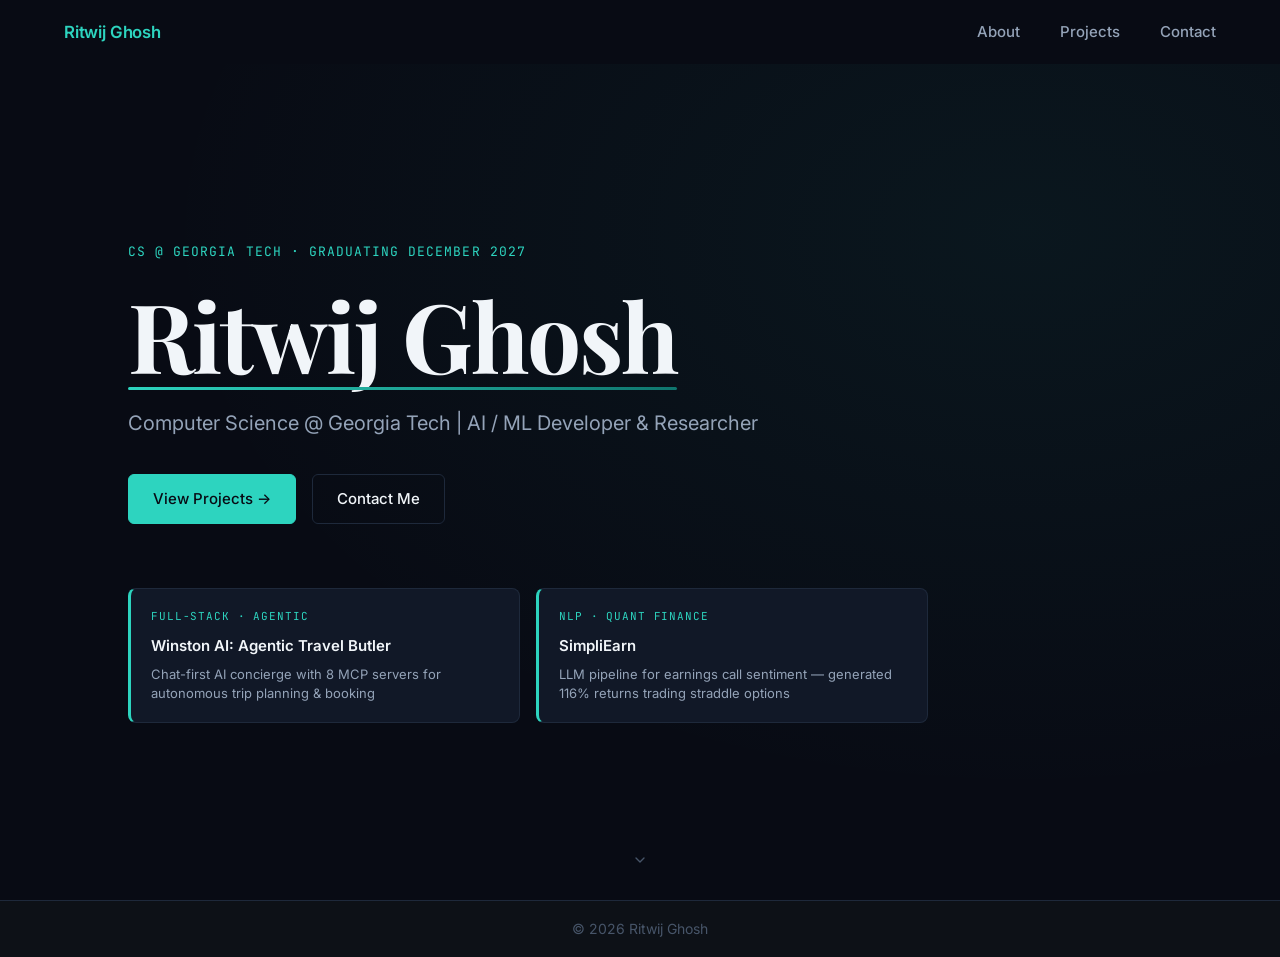
<file: index.html>
<!DOCTYPE html>
<html lang="en">
<head>
  <meta charset="UTF-8" />
  <meta name="viewport" content="width=device-width, initial-scale=1.0" />
  <title>Ritwij Ghosh — CS @ Georgia Tech</title>
  <meta name="description" content="Ritwij Ghosh — Computer Science student at Georgia Tech, AI/ML Developer & Researcher, incoming Software Engineering Intern at Synopsys." />

  <link rel="preconnect" href="https://fonts.googleapis.com" />
  <link rel="preconnect" href="https://fonts.gstatic.com" crossorigin />
  <link href="https://fonts.googleapis.com/css2?family=Playfair+Display:wght@700&family=Inter:wght@400;500;600&family=JetBrains+Mono:wght@400;500&display=swap" rel="stylesheet" />

  <link rel="stylesheet" href="assets/css/main.css" />
  <link rel="stylesheet" href="assets/css/home.css" />
</head>

<body>

  <nav id="navbar">
    <a href="index.html" class="nav-brand">Ritwij Ghosh</a>
    <ul class="nav-links">
      <li><a href="about.html"   data-section="about">About</a></li>
      <li><a href="projects.html" data-section="projects">Projects</a></li>
      <li><a href="contact.html" data-section="contact">Contact</a></li>
    </ul>
    <button class="nav-hamburger" aria-label="Toggle menu" aria-expanded="false" id="hamburger">
      <span></span><span></span><span></span>
    </button>
    <div class="nav-mobile">
      <a href="about.html"   data-section="about">About</a>
      <a href="projects.html" data-section="projects">Projects</a>
      <a href="contact.html" data-section="contact">Contact</a>
    </div>
  </nav>

  <section id="home">
    <div class="hero-inner">
      <p class="hero-eyebrow">CS @ Georgia Tech · Graduating December 2027</p>

      <h1 class="hero-name">Ritwij Ghosh</h1>

      <p class="hero-tagline">Computer Science @ Georgia Tech | AI / ML Developer &amp; Researcher</p>

      <div class="hero-ctas">
        <a href="projects.html" class="btn btn-primary">View Projects →</a>
        <a href="contact.html" class="btn btn-secondary">Contact Me</a>
      </div>

      <div class="hero-previews">
        <a href="projects/winston-ai.html" class="hero-card" aria-label="Winston AI project">
          <p class="hero-card-tag">Full-Stack · Agentic</p>
          <p class="hero-card-title">Winston AI: Agentic Travel Butler</p>
          <p class="hero-card-desc">Chat-first AI concierge with 8 MCP servers for autonomous trip planning &amp; booking</p>
        </a>
        <a href="projects/simplilearn.html" class="hero-card">
          <p class="hero-card-tag">NLP · Quant Finance</p>
          <p class="hero-card-title">SimpliEarn</p>
          <p class="hero-card-desc">LLM pipeline for earnings call sentiment — generated 116% returns trading straddle options</p>
        </a>
      </div>
    </div>

    <div class="scroll-indicator" aria-hidden="true">
      <svg viewBox="0 0 24 24" stroke-width="2" stroke-linecap="round" stroke-linejoin="round" fill="none">
        <polyline points="6 9 12 15 18 9"></polyline>
      </svg>
    </div>
  </section>

  <footer>
    &copy; 2026 Ritwij Ghosh
  </footer>

  <script src="assets/js/main.js"></script>
</body>
</html>
</file>
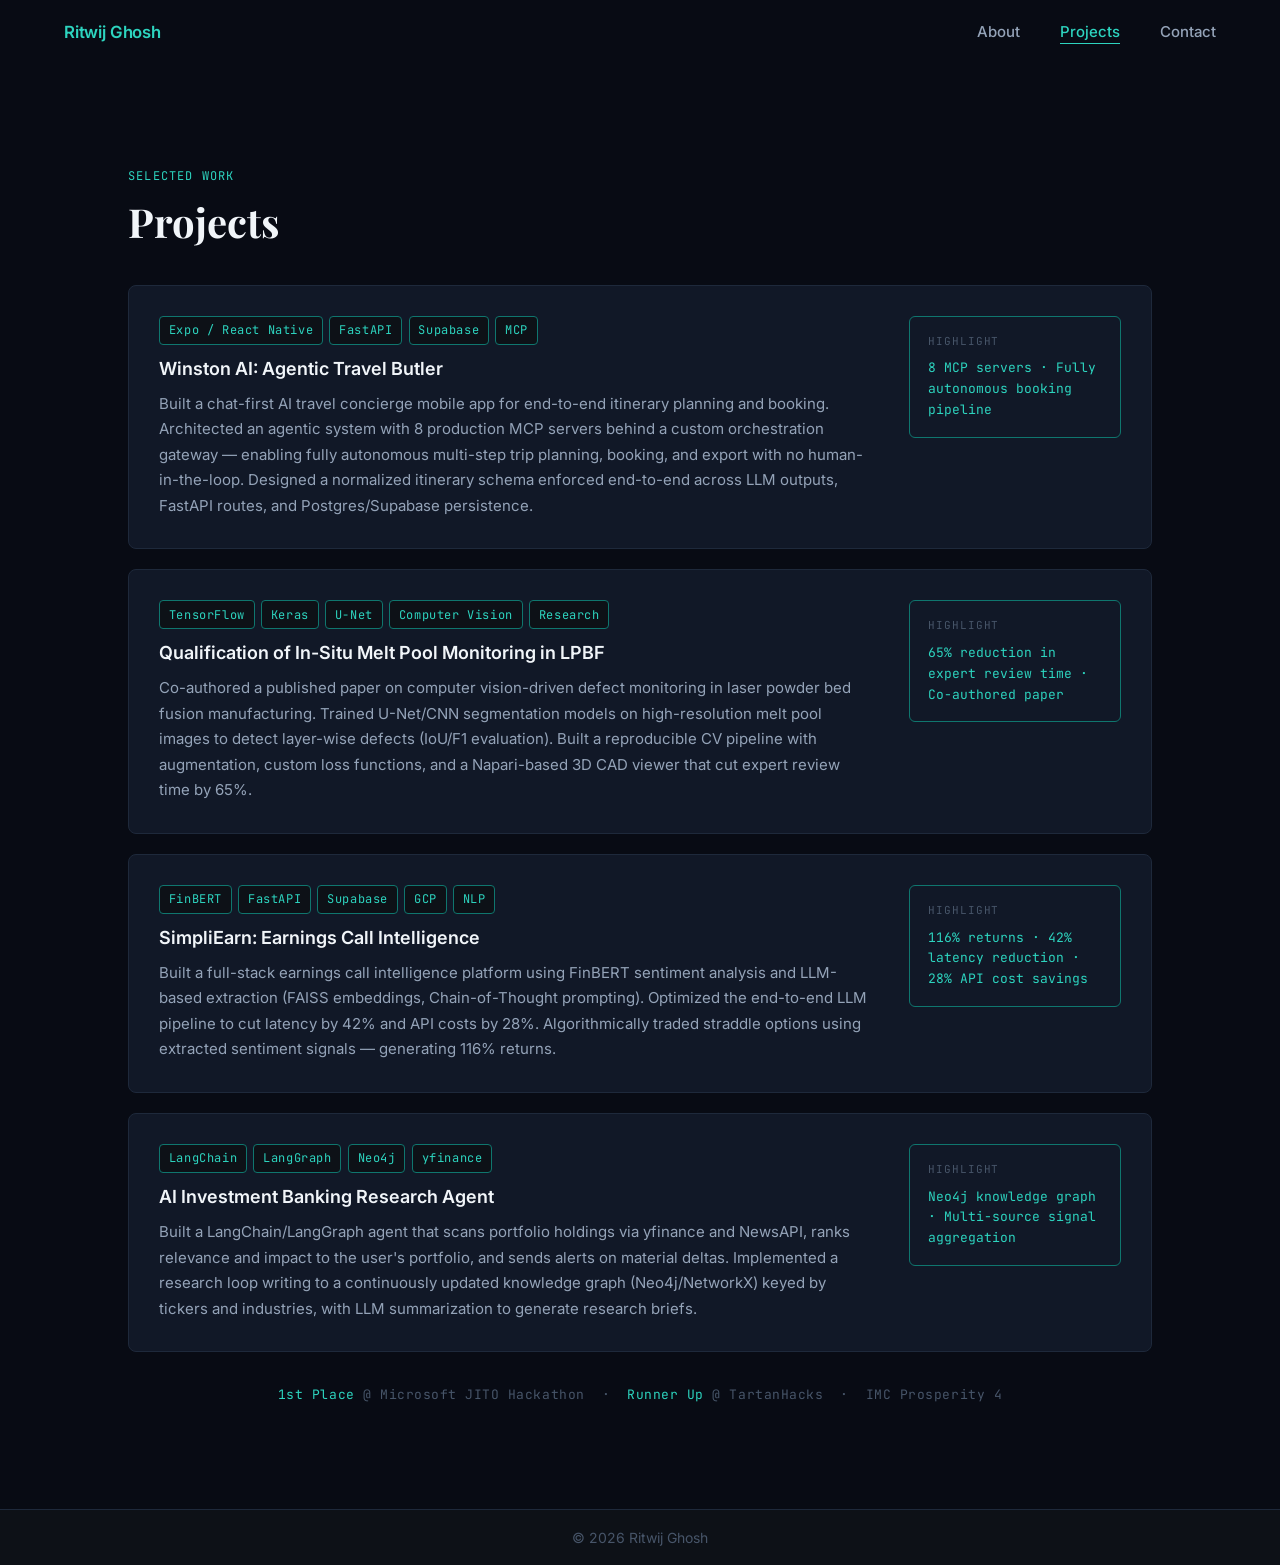
<file: projects/index.html>
<!DOCTYPE html>
<html lang="en">
<head>
  <meta charset="UTF-8" />
  <meta name="viewport" content="width=device-width, initial-scale=1.0" />
  <title>Projects — Ritwij Ghosh</title>
  <meta name="description" content="Selected projects by Ritwij Ghosh — AI/ML research, full-stack engineering, and quant finance." />

  <link rel="preconnect" href="https://fonts.googleapis.com" />
  <link rel="preconnect" href="https://fonts.gstatic.com" crossorigin />
  <link href="https://fonts.googleapis.com/css2?family=Playfair+Display:wght@700&family=Inter:wght@400;500;600&family=JetBrains+Mono:wght@400;500&display=swap" rel="stylesheet" />

  <link rel="stylesheet" href="../assets/css/main.css" />
  <link rel="stylesheet" href="../assets/css/projects.css" />
</head>

<body>

  <nav id="navbar">
    <a href="../index.html" class="nav-brand">Ritwij Ghosh</a>
    <ul class="nav-links">
      <li><a href="../about.html"   data-section="about">About</a></li>
      <li><a href="../projects.html" data-section="projects">Projects</a></li>
      <li><a href="../contact.html" data-section="contact">Contact</a></li>
    </ul>
    <button class="nav-hamburger" aria-label="Toggle menu" aria-expanded="false" id="hamburger">
      <span></span><span></span><span></span>
    </button>
    <div class="nav-mobile">
      <a href="../about.html"   data-section="about">About</a>
      <a href="../projects.html" data-section="projects">Projects</a>
      <a href="../contact.html" data-section="contact">Contact</a>
    </div>
  </nav>

  <section id="projects">
    <p class="section-label fade-in">Selected Work</p>
    <h1 class="section-title fade-in">Projects</h1>

    <div class="projects-stack">

      <!-- Card 1 — Winston AI -->
      <a href="winston-ai.html" class="project-card fade-in">
        <div class="project-main">
          <div class="project-tags">
            <span class="tag">Expo / React Native</span>
            <span class="tag">FastAPI</span>
            <span class="tag">Supabase</span>
            <span class="tag">MCP</span>
          </div>
          <h2 class="project-title">Winston AI: Agentic Travel Butler</h2>
          <p class="project-desc">
            Built a chat-first AI travel concierge mobile app for end-to-end itinerary planning and booking. Architected an agentic system with 8 production MCP servers behind a custom orchestration gateway — enabling fully autonomous multi-step trip planning, booking, and export with no human-in-the-loop. Designed a normalized itinerary schema enforced end-to-end across LLM outputs, FastAPI routes, and Postgres/Supabase persistence.
          </p>
        </div>
        <div class="project-stat">
          <p class="project-stat-label">Highlight</p>
          8 MCP servers · Fully autonomous booking pipeline
        </div>
      </a>

      <!-- Card 2 — AIMFP -->
      <a href="aimfp.html" class="project-card fade-in">
        <div class="project-main">
          <div class="project-tags">
            <span class="tag">TensorFlow</span>
            <span class="tag">Keras</span>
            <span class="tag">U-Net</span>
            <span class="tag">Computer Vision</span>
            <span class="tag">Research</span>
          </div>
          <h2 class="project-title">Qualification of In-Situ Melt Pool Monitoring in LPBF</h2>
          <p class="project-desc">
            Co-authored a published paper on computer vision-driven defect monitoring in laser powder bed fusion manufacturing. Trained U-Net/CNN segmentation models on high-resolution melt pool images to detect layer-wise defects (IoU/F1 evaluation). Built a reproducible CV pipeline with augmentation, custom loss functions, and a Napari-based 3D CAD viewer that cut expert review time by 65%.
          </p>
        </div>
        <div class="project-stat">
          <p class="project-stat-label">Highlight</p>
          65% reduction in expert review time · Co-authored paper
        </div>
      </a>

      <!-- Card 3 — SimpliEarn -->
      <a href="simplilearn.html" class="project-card fade-in">
        <div class="project-main">
          <div class="project-tags">
            <span class="tag">FinBERT</span>
            <span class="tag">FastAPI</span>
            <span class="tag">Supabase</span>
            <span class="tag">GCP</span>
            <span class="tag">NLP</span>
          </div>
          <h2 class="project-title">SimpliEarn: Earnings Call Intelligence</h2>
          <p class="project-desc">
            Built a full-stack earnings call intelligence platform using FinBERT sentiment analysis and LLM-based extraction (FAISS embeddings, Chain-of-Thought prompting). Optimized the end-to-end LLM pipeline to cut latency by 42% and API costs by 28%. Algorithmically traded straddle options using extracted sentiment signals — generating 116% returns.
          </p>
        </div>
        <div class="project-stat">
          <p class="project-stat-label">Highlight</p>
          116% returns · 42% latency reduction · 28% API cost savings
        </div>
      </a>

      <!-- Card 4 — IB Research Agent -->
      <a href="ib-agent.html" class="project-card fade-in">
        <div class="project-main">
          <div class="project-tags">
            <span class="tag">LangChain</span>
            <span class="tag">LangGraph</span>
            <span class="tag">Neo4j</span>
            <span class="tag">yfinance</span>
          </div>
          <h2 class="project-title">AI Investment Banking Research Agent</h2>
          <p class="project-desc">
            Built a LangChain/LangGraph agent that scans portfolio holdings via yfinance and NewsAPI, ranks relevance and impact to the user's portfolio, and sends alerts on material deltas. Implemented a research loop writing to a continuously updated knowledge graph (Neo4j/NetworkX) keyed by tickers and industries, with LLM summarization to generate research briefs.
          </p>
        </div>
        <div class="project-stat">
          <p class="project-stat-label">Highlight</p>
          Neo4j knowledge graph · Multi-source signal aggregation
        </div>
      </a>

    </div>

    <p class="competitions-line fade-in">
      <span class="highlight">1st Place</span> @ Microsoft JITO Hackathon &nbsp;·&nbsp;
      <span class="highlight">Runner Up</span> @ TartanHacks &nbsp;·&nbsp;
      IMC Prosperity 4
    </p>
  </section>

  <footer>
    &copy; 2026 Ritwij Ghosh
  </footer>

  <script src="../assets/js/main.js"></script>
</body>
</html>
</file>
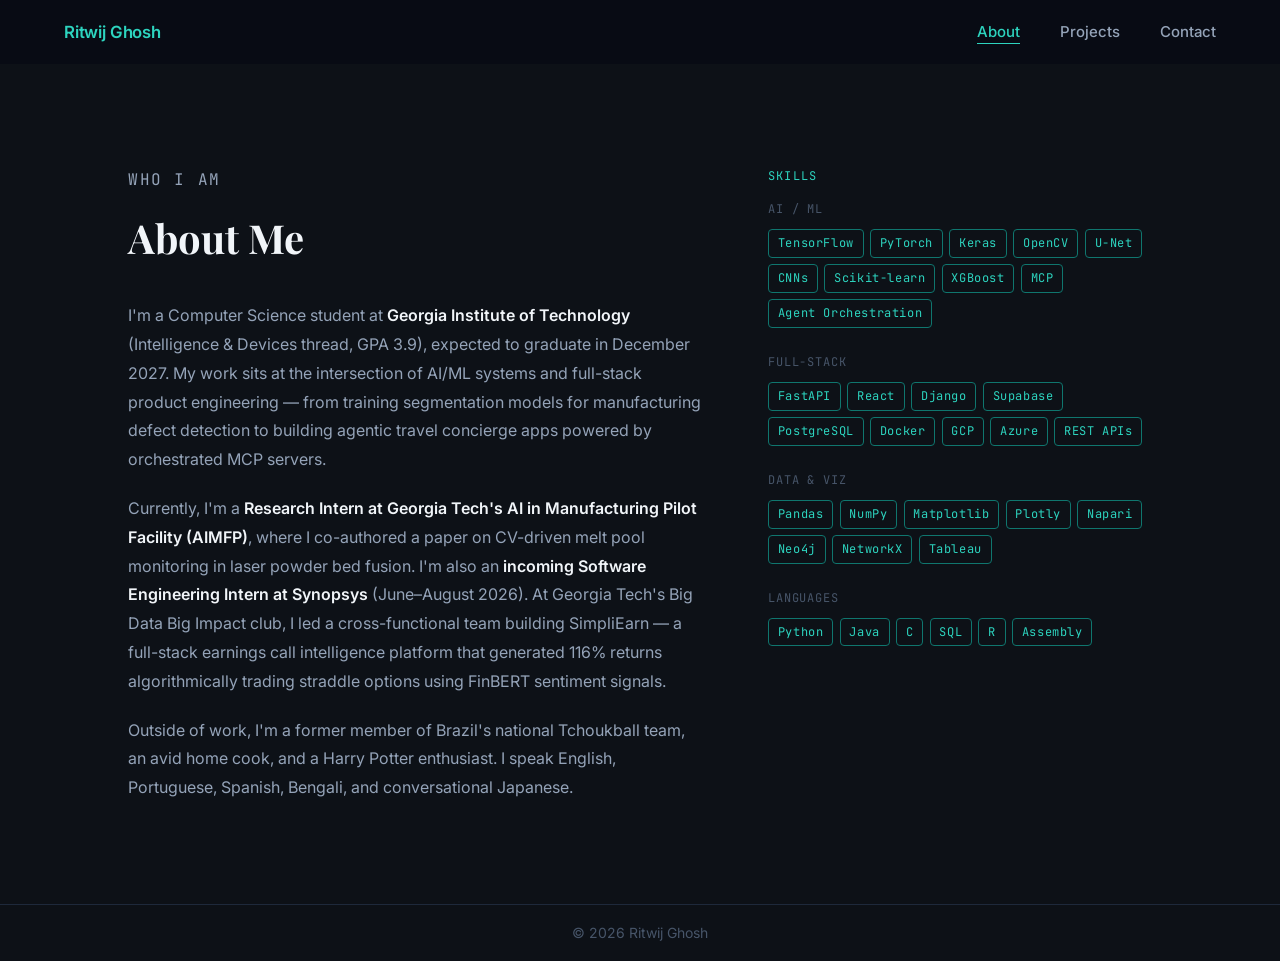
<file: about.html>
<!DOCTYPE html>
<html lang="en">
<head>
  <meta charset="UTF-8" />
  <meta name="viewport" content="width=device-width, initial-scale=1.0" />
  <title>About — Ritwij Ghosh</title>
  <meta name="description" content="About Ritwij Ghosh — CS student at Georgia Tech, AI/ML researcher, and incoming SWE intern at Synopsys." />

  <link rel="preconnect" href="https://fonts.googleapis.com" />
  <link rel="preconnect" href="https://fonts.gstatic.com" crossorigin />
  <link href="https://fonts.googleapis.com/css2?family=Playfair+Display:wght@700&family=Inter:wght@400;500;600&family=JetBrains+Mono:wght@400;500&display=swap" rel="stylesheet" />

  <link rel="stylesheet" href="assets/css/main.css" />
  <link rel="stylesheet" href="assets/css/about.css" />
</head>

<body>

  <nav id="navbar">
    <a href="index.html" class="nav-brand">Ritwij Ghosh</a>
    <ul class="nav-links">
      <li><a href="about.html"   data-section="about">About</a></li>
      <li><a href="projects.html" data-section="projects">Projects</a></li>
      <li><a href="contact.html" data-section="contact">Contact</a></li>
    </ul>
    <button class="nav-hamburger" aria-label="Toggle menu" aria-expanded="false" id="hamburger">
      <span></span><span></span><span></span>
    </button>
    <div class="nav-mobile">
      <a href="about.html"   data-section="about">About</a>
      <a href="projects.html" data-section="projects">Projects</a>
      <a href="contact.html" data-section="contact">Contact</a>
    </div>
  </nav>

  <section id="about">
    <div class="about-grid">
      <!-- Left column — Bio -->
      <div class="about-bio">
        <p class="section-label fade-in">Who I Am</p>
        <h1 class="section-title fade-in">About Me</h1>

        <p class="fade-in">
          I'm a Computer Science student at <strong>Georgia Institute of Technology</strong> (Intelligence &amp; Devices thread, GPA 3.9), expected to graduate in December 2027. My work sits at the intersection of AI/ML systems and full-stack product engineering — from training segmentation models for manufacturing defect detection to building agentic travel concierge apps powered by orchestrated MCP servers.
        </p>
        <p class="fade-in">
          Currently, I'm a <strong>Research Intern at Georgia Tech's AI in Manufacturing Pilot Facility (AIMFP)</strong>, where I co-authored a paper on CV-driven melt pool monitoring in laser powder bed fusion. I'm also an <strong>incoming Software Engineering Intern at Synopsys</strong> (June–August 2026). At Georgia Tech's Big Data Big Impact club, I led a cross-functional team building SimpliEarn — a full-stack earnings call intelligence platform that generated 116% returns algorithmically trading straddle options using FinBERT sentiment signals.
        </p>
        <p class="fade-in">
          Outside of work, I'm a former member of Brazil's national Tchoukball team, an avid home cook, and a Harry Potter enthusiast. I speak English, Portuguese, Spanish, Bengali, and conversational Japanese.
        </p>
      </div>

      <!-- Right column — Skills -->
      <div class="skills-col">
        <p class="section-label fade-in">Skills</p>

        <div class="skill-row fade-in">
          <p class="skill-category">AI / ML</p>
          <div class="skill-tags">
            <span class="tag">TensorFlow</span>
            <span class="tag">PyTorch</span>
            <span class="tag">Keras</span>
            <span class="tag">OpenCV</span>
            <span class="tag">U-Net</span>
            <span class="tag">CNNs</span>
            <span class="tag">Scikit-learn</span>
            <span class="tag">XGBoost</span>
            <span class="tag">MCP</span>
            <span class="tag">Agent Orchestration</span>
          </div>
        </div>

        <div class="skill-row fade-in">
          <p class="skill-category">Full-Stack</p>
          <div class="skill-tags">
            <span class="tag">FastAPI</span>
            <span class="tag">React</span>
            <span class="tag">Django</span>
            <span class="tag">Supabase</span>
            <span class="tag">PostgreSQL</span>
            <span class="tag">Docker</span>
            <span class="tag">GCP</span>
            <span class="tag">Azure</span>
            <span class="tag">REST APIs</span>
          </div>
        </div>

        <div class="skill-row fade-in">
          <p class="skill-category">Data &amp; Viz</p>
          <div class="skill-tags">
            <span class="tag">Pandas</span>
            <span class="tag">NumPy</span>
            <span class="tag">Matplotlib</span>
            <span class="tag">Plotly</span>
            <span class="tag">Napari</span>
            <span class="tag">Neo4j</span>
            <span class="tag">NetworkX</span>
            <span class="tag">Tableau</span>
          </div>
        </div>

        <div class="skill-row fade-in">
          <p class="skill-category">Languages</p>
          <div class="skill-tags">
            <span class="tag">Python</span>
            <span class="tag">Java</span>
            <span class="tag">C</span>
            <span class="tag">SQL</span>
            <span class="tag">R</span>
            <span class="tag">Assembly</span>
          </div>
        </div>
      </div>
    </div>
  </section>

  <footer>
    &copy; 2026 Ritwij Ghosh
  </footer>

  <script src="assets/js/main.js"></script>
</body>
</html>
</file>
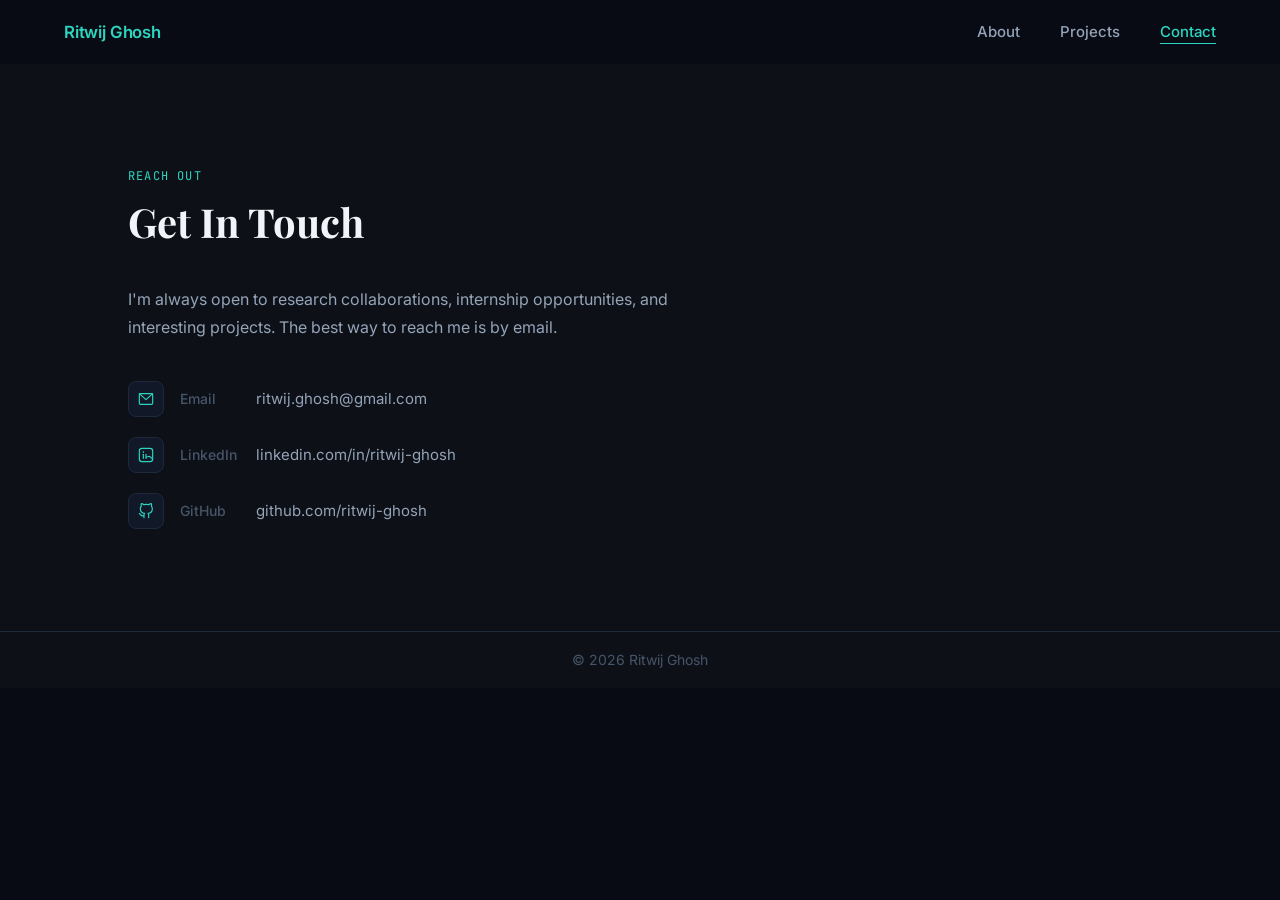
<file: contact.html>
<!DOCTYPE html>
<html lang="en">
<head>
  <meta charset="UTF-8" />
  <meta name="viewport" content="width=device-width, initial-scale=1.0" />
  <title>Contact — Ritwij Ghosh</title>
  <meta name="description" content="Get in touch with Ritwij Ghosh — email, LinkedIn, or GitHub." />

  <link rel="preconnect" href="https://fonts.googleapis.com" />
  <link rel="preconnect" href="https://fonts.gstatic.com" crossorigin />
  <link href="https://fonts.googleapis.com/css2?family=Playfair+Display:wght@700&family=Inter:wght@400;500;600&family=JetBrains+Mono:wght@400;500&display=swap" rel="stylesheet" />

  <link rel="stylesheet" href="assets/css/main.css" />
  <link rel="stylesheet" href="assets/css/contact.css" />
</head>

<body>

  <nav id="navbar">
    <a href="index.html" class="nav-brand">Ritwij Ghosh</a>
    <ul class="nav-links">
      <li><a href="about.html"   data-section="about">About</a></li>
      <li><a href="projects.html" data-section="projects">Projects</a></li>
      <li><a href="contact.html" data-section="contact">Contact</a></li>
    </ul>
    <button class="nav-hamburger" aria-label="Toggle menu" aria-expanded="false" id="hamburger">
      <span></span><span></span><span></span>
    </button>
    <div class="nav-mobile">
      <a href="about.html"   data-section="about">About</a>
      <a href="projects.html" data-section="projects">Projects</a>
      <a href="contact.html" data-section="contact">Contact</a>
    </div>
  </nav>

  <section id="contact">
    <div class="contact-inner">
      <p class="section-label fade-in">Reach Out</p>
      <h1 class="section-title fade-in">Get In Touch</h1>
      <p class="contact-desc fade-in">
        I'm always open to research collaborations, internship opportunities, and interesting projects. The best way to reach me is by email.
      </p>

      <div class="contact-links">

        <a href="mailto:ritwij.ghosh@gmail.com" class="contact-row fade-in">
          <span class="contact-icon" aria-hidden="true">
            <svg viewBox="0 0 24 24" stroke-width="1.75" stroke-linecap="round" stroke-linejoin="round" fill="none">
              <rect x="2" y="4" width="20" height="16" rx="2"/>
              <polyline points="2,4 12,13 22,4"/>
            </svg>
          </span>
          <span class="contact-label">Email</span>
          <span class="contact-link-text">ritwij.ghosh@gmail.com</span>
        </a>

        <a href="https://linkedin.com/in/ritwij-ghosh" target="_blank" rel="noopener noreferrer" class="contact-row fade-in">
          <span class="contact-icon" aria-hidden="true">
            <svg viewBox="0 0 24 24" stroke-width="1.75" stroke-linecap="round" stroke-linejoin="round" fill="none">
              <rect x="2" y="2" width="20" height="20" rx="4"/>
              <line x1="8" y1="11" x2="8" y2="17"/>
              <line x1="8" y1="7" x2="8" y2="8"/>
              <path d="M12 11v6m0 0c0-3.5 8-4 8 0"/>
            </svg>
          </span>
          <span class="contact-label">LinkedIn</span>
          <span class="contact-link-text">linkedin.com/in/ritwij-ghosh</span>
        </a>

        <a href="https://github.com/ritwij-ghosh" target="_blank" rel="noopener noreferrer" class="contact-row fade-in">
          <span class="contact-icon" aria-hidden="true">
            <svg viewBox="0 0 24 24" stroke-width="1.75" stroke-linecap="round" stroke-linejoin="round" fill="none">
              <path d="M9 19c-5 1.5-5-2.5-7-3m14 6v-3.87a3.37 3.37 0 0 0-.94-2.61c3.14-.35 6.44-1.54 6.44-7A5.44 5.44 0 0 0 20 4.77 5.07 5.07 0 0 0 19.91 1S18.73.65 16 2.48a13.38 13.38 0 0 0-7 0C6.27.65 5.09 1 5.09 1A5.07 5.07 0 0 0 5 4.77a5.44 5.44 0 0 0-1.5 3.78c0 5.42 3.3 6.61 6.44 7A3.37 3.37 0 0 0 9 18.13V22"/>
            </svg>
          </span>
          <span class="contact-label">GitHub</span>
          <span class="contact-link-text">github.com/ritwij-ghosh</span>
        </a>

      </div>
    </div>
  </section>

  <footer>
    &copy; 2026 Ritwij Ghosh
  </footer>

  <script src="assets/js/main.js"></script>
</body>
</html>
</file>
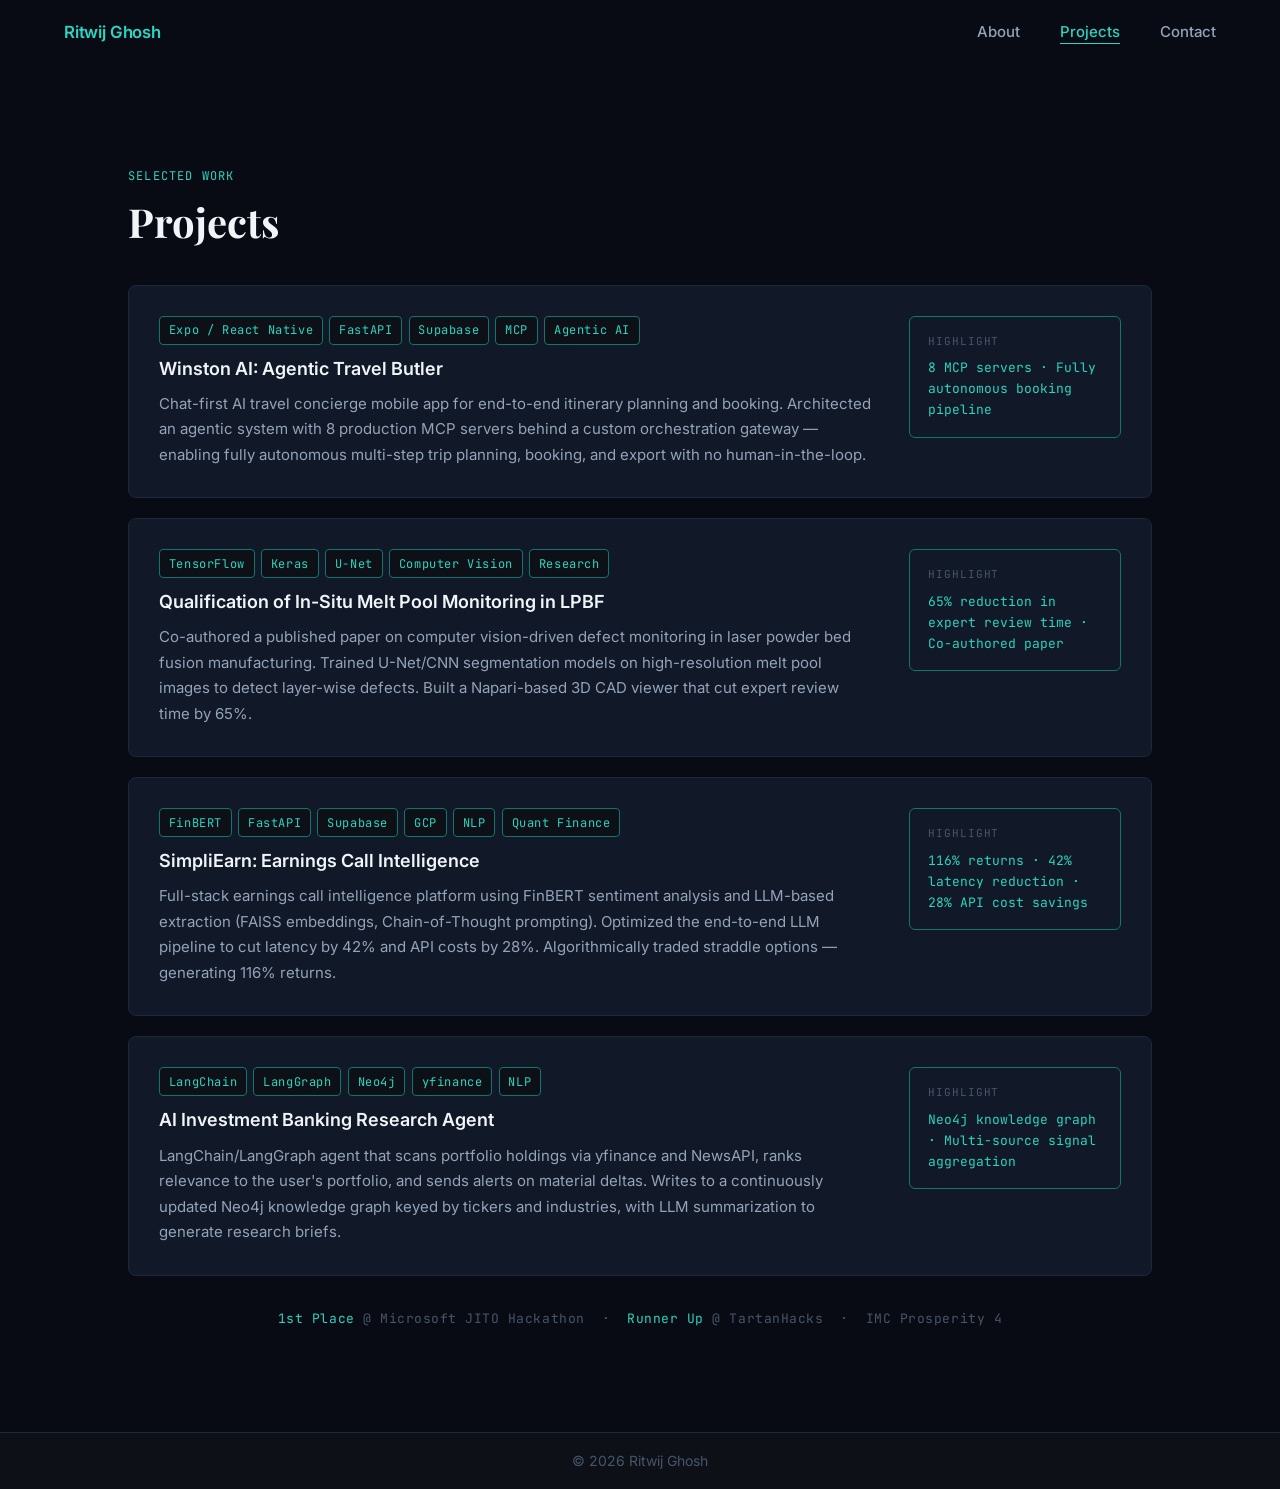
<file: projects.html>
<!DOCTYPE html>
<html lang="en">
<head>
  <meta charset="UTF-8" />
  <meta name="viewport" content="width=device-width, initial-scale=1.0" />
  <title>Projects — Ritwij Ghosh</title>
  <meta name="description" content="Selected projects by Ritwij Ghosh — AI/ML research, full-stack engineering, and quant finance." />

  <link rel="preconnect" href="https://fonts.googleapis.com" />
  <link rel="preconnect" href="https://fonts.gstatic.com" crossorigin />
  <link href="https://fonts.googleapis.com/css2?family=Playfair+Display:wght@700&family=Inter:wght@400;500;600&family=JetBrains+Mono:wght@400;500&display=swap" rel="stylesheet" />

  <link rel="stylesheet" href="assets/css/main.css" />
  <link rel="stylesheet" href="assets/css/projects.css" />
</head>

<body>

  <nav id="navbar">
    <a href="index.html" class="nav-brand">Ritwij Ghosh</a>
    <ul class="nav-links">
      <li><a href="about.html"    data-section="about">About</a></li>
      <li><a href="projects.html" data-section="projects">Projects</a></li>
      <li><a href="contact.html"  data-section="contact">Contact</a></li>
    </ul>
    <button class="nav-hamburger" aria-label="Toggle menu" aria-expanded="false" id="hamburger">
      <span></span><span></span><span></span>
    </button>
    <div class="nav-mobile">
      <a href="about.html"    data-section="about">About</a>
      <a href="projects.html" data-section="projects">Projects</a>
      <a href="contact.html"  data-section="contact">Contact</a>
    </div>
  </nav>

  <section id="projects">
    <p class="section-label fade-in">Selected Work</p>
    <h1 class="section-title fade-in">Projects</h1>

    <div class="projects-stack">

      <!-- Card 1 — Winston AI -->
      <a href="projects/winston-ai.html" class="project-card fade-in">
        <div class="project-main">
          <div class="project-tags">
            <span class="tag">Expo / React Native</span>
            <span class="tag">FastAPI</span>
            <span class="tag">Supabase</span>
            <span class="tag">MCP</span>
            <span class="tag">Agentic AI</span>
          </div>
          <h2 class="project-title">Winston AI: Agentic Travel Butler</h2>
          <p class="project-desc">
            Chat-first AI travel concierge mobile app for end-to-end itinerary planning and booking. Architected an agentic system with 8 production MCP servers behind a custom orchestration gateway — enabling fully autonomous multi-step trip planning, booking, and export with no human-in-the-loop.
          </p>
        </div>
        <div class="project-stat">
          <p class="project-stat-label">Highlight</p>
          8 MCP servers · Fully autonomous booking pipeline
        </div>
      </a>

      <!-- Card 2 — AIMFP -->
      <a href="projects/aimfp.html" class="project-card fade-in">
        <div class="project-main">
          <div class="project-tags">
            <span class="tag">TensorFlow</span>
            <span class="tag">Keras</span>
            <span class="tag">U-Net</span>
            <span class="tag">Computer Vision</span>
            <span class="tag">Research</span>
          </div>
          <h2 class="project-title">Qualification of In-Situ Melt Pool Monitoring in LPBF</h2>
          <p class="project-desc">
            Co-authored a published paper on computer vision-driven defect monitoring in laser powder bed fusion manufacturing. Trained U-Net/CNN segmentation models on high-resolution melt pool images to detect layer-wise defects. Built a Napari-based 3D CAD viewer that cut expert review time by 65%.
          </p>
        </div>
        <div class="project-stat">
          <p class="project-stat-label">Highlight</p>
          65% reduction in expert review time · Co-authored paper
        </div>
      </a>

      <!-- Card 3 — SimpliEarn -->
      <a href="projects/simplilearn.html" class="project-card fade-in">
        <div class="project-main">
          <div class="project-tags">
            <span class="tag">FinBERT</span>
            <span class="tag">FastAPI</span>
            <span class="tag">Supabase</span>
            <span class="tag">GCP</span>
            <span class="tag">NLP</span>
            <span class="tag">Quant Finance</span>
          </div>
          <h2 class="project-title">SimpliEarn: Earnings Call Intelligence</h2>
          <p class="project-desc">
            Full-stack earnings call intelligence platform using FinBERT sentiment analysis and LLM-based extraction (FAISS embeddings, Chain-of-Thought prompting). Optimized the end-to-end LLM pipeline to cut latency by 42% and API costs by 28%. Algorithmically traded straddle options — generating 116% returns.
          </p>
        </div>
        <div class="project-stat">
          <p class="project-stat-label">Highlight</p>
          116% returns · 42% latency reduction · 28% API cost savings
        </div>
      </a>

      <!-- Card 4 — IB Research Agent -->
      <a href="projects/ib-agent.html" class="project-card fade-in">
        <div class="project-main">
          <div class="project-tags">
            <span class="tag">LangChain</span>
            <span class="tag">LangGraph</span>
            <span class="tag">Neo4j</span>
            <span class="tag">yfinance</span>
            <span class="tag">NLP</span>
          </div>
          <h2 class="project-title">AI Investment Banking Research Agent</h2>
          <p class="project-desc">
            LangChain/LangGraph agent that scans portfolio holdings via yfinance and NewsAPI, ranks relevance to the user's portfolio, and sends alerts on material deltas. Writes to a continuously updated Neo4j knowledge graph keyed by tickers and industries, with LLM summarization to generate research briefs.
          </p>
        </div>
        <div class="project-stat">
          <p class="project-stat-label">Highlight</p>
          Neo4j knowledge graph · Multi-source signal aggregation
        </div>
      </a>

    </div>

    <p class="competitions-line fade-in">
      <span class="highlight">1st Place</span> @ Microsoft JITO Hackathon &nbsp;·&nbsp;
      <span class="highlight">Runner Up</span> @ TartanHacks &nbsp;·&nbsp;
      IMC Prosperity 4
    </p>
  </section>

  <footer>
    &copy; 2026 Ritwij Ghosh
  </footer>

  <script src="assets/js/main.js"></script>
</body>
</html>
</file>
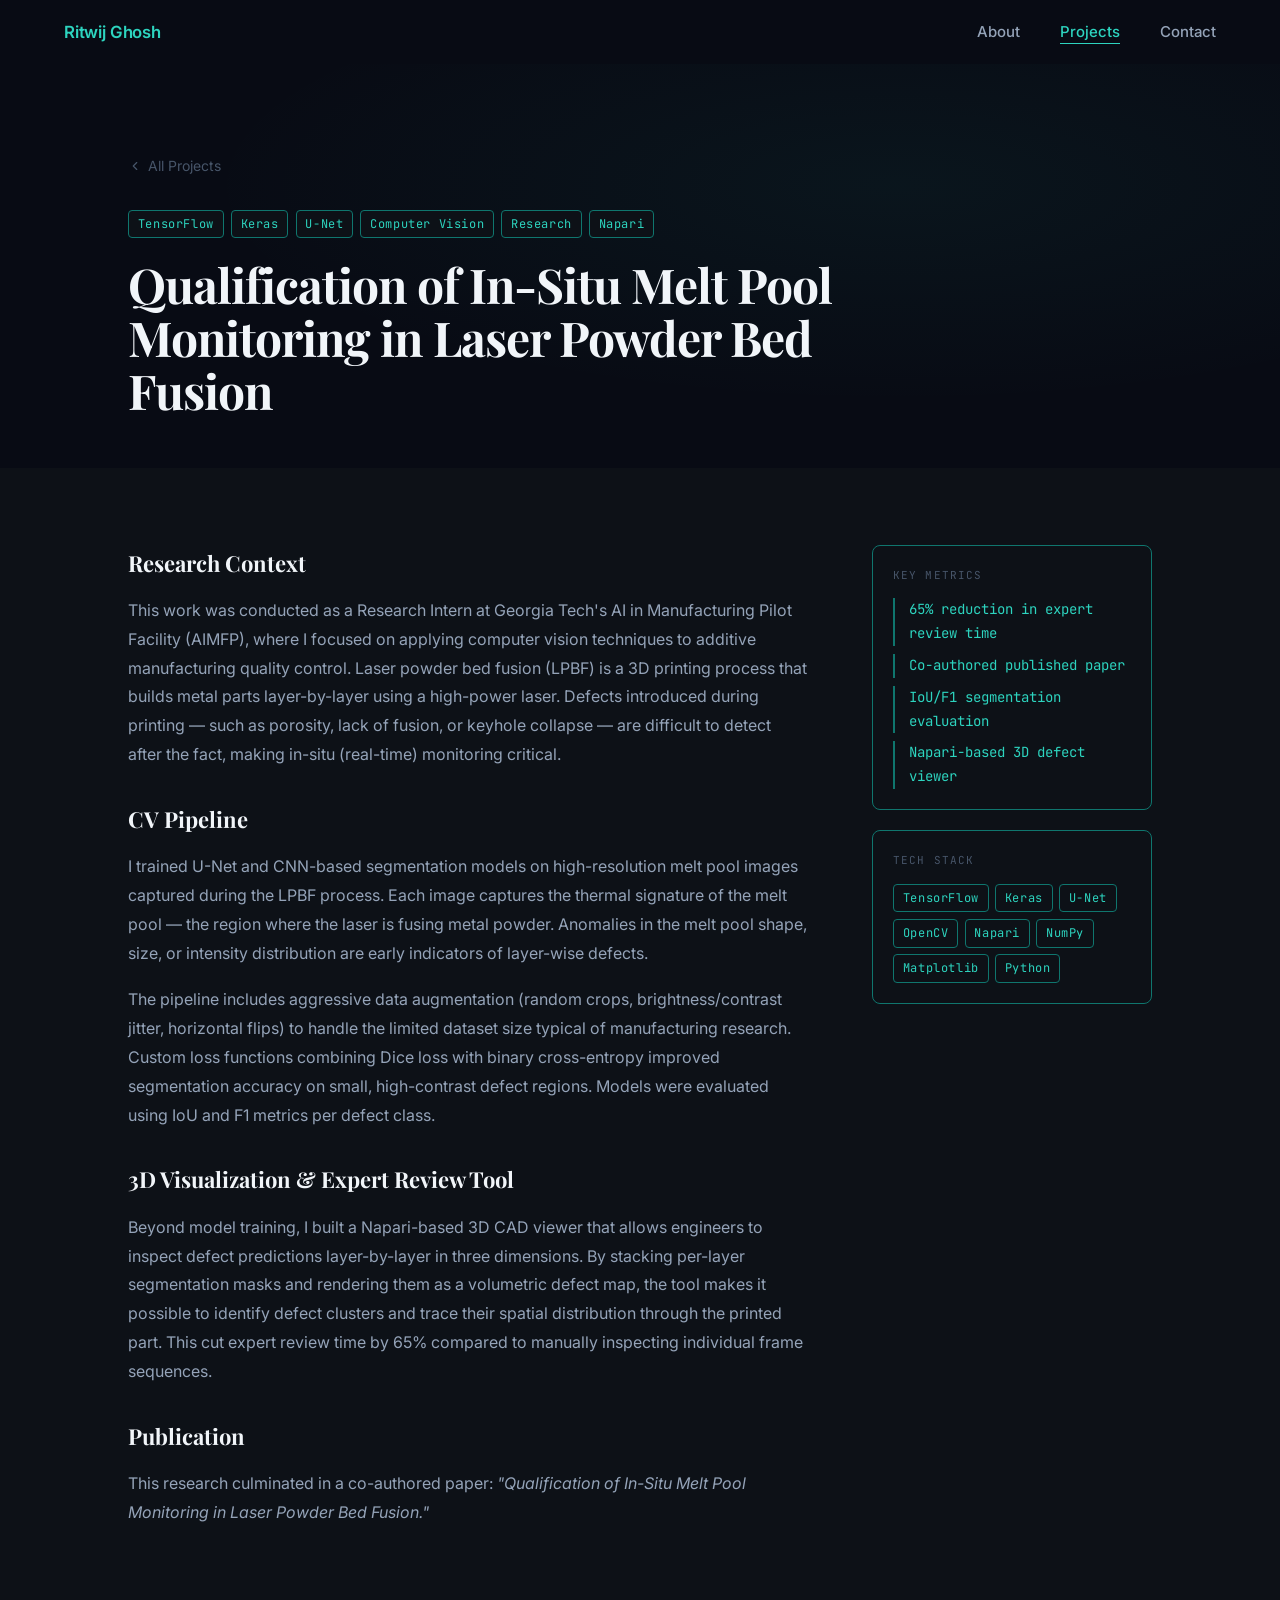
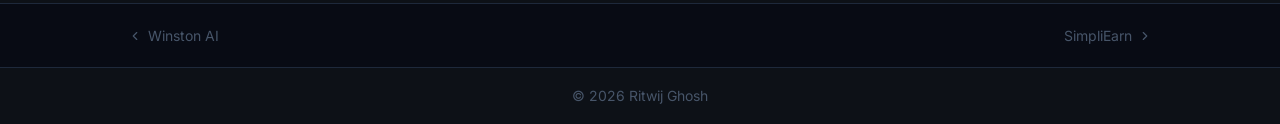
<file: projects/aimfp.html>
<!DOCTYPE html>
<html lang="en">
<head>
  <meta charset="UTF-8" />
  <meta name="viewport" content="width=device-width, initial-scale=1.0" />
  <title>AIMFP — Ritwij Ghosh</title>
  <meta name="description" content="CV-driven melt pool monitoring in laser powder bed fusion — research at Georgia Tech AIMFP." />

  <link rel="preconnect" href="https://fonts.googleapis.com" />
  <link rel="preconnect" href="https://fonts.gstatic.com" crossorigin />
  <link href="https://fonts.googleapis.com/css2?family=Playfair+Display:wght@700&family=Inter:wght@400;500;600&family=JetBrains+Mono:wght@400;500&display=swap" rel="stylesheet" />

  <link rel="stylesheet" href="../assets/css/main.css" />
  <link rel="stylesheet" href="../assets/css/projects.css" />
</head>

<body>

  <nav id="navbar">
    <a href="../index.html" class="nav-brand">Ritwij Ghosh</a>
    <ul class="nav-links">
      <li><a href="../about.html"   data-section="about">About</a></li>
      <li><a href="../projects.html" data-section="projects">Projects</a></li>
      <li><a href="../contact.html" data-section="contact">Contact</a></li>
    </ul>
    <button class="nav-hamburger" aria-label="Toggle menu" aria-expanded="false" id="hamburger">
      <span></span><span></span><span></span>
    </button>
    <div class="nav-mobile">
      <a href="../about.html"   data-section="about">About</a>
      <a href="../projects.html" data-section="projects">Projects</a>
      <a href="../contact.html" data-section="contact">Contact</a>
    </div>
  </nav>

  <!-- Header -->
  <header class="project-detail-header">
    <a href="../projects.html" class="project-back">
      <svg viewBox="0 0 24 24" stroke-width="2" stroke-linecap="round" stroke-linejoin="round">
        <polyline points="15 18 9 12 15 6"></polyline>
      </svg>
      All Projects
    </a>

    <div class="project-detail-tags fade-in">
      <span class="tag">TensorFlow</span>
      <span class="tag">Keras</span>
      <span class="tag">U-Net</span>
      <span class="tag">Computer Vision</span>
      <span class="tag">Research</span>
      <span class="tag">Napari</span>
    </div>

    <h1 class="project-detail-title fade-in">Qualification of In-Situ Melt Pool Monitoring in Laser Powder Bed Fusion</h1>
  </header>

  <!-- Body -->
  <div class="project-detail-body">

    <div class="project-detail-content">
      <h2>Research Context</h2>
      <p>
        This work was conducted as a Research Intern at Georgia Tech's AI in Manufacturing Pilot Facility (AIMFP), where I focused on applying computer vision techniques to additive manufacturing quality control. Laser powder bed fusion (LPBF) is a 3D printing process that builds metal parts layer-by-layer using a high-power laser. Defects introduced during printing — such as porosity, lack of fusion, or keyhole collapse — are difficult to detect after the fact, making in-situ (real-time) monitoring critical.
      </p>

      <h2>CV Pipeline</h2>
      <p>
        I trained U-Net and CNN-based segmentation models on high-resolution melt pool images captured during the LPBF process. Each image captures the thermal signature of the melt pool — the region where the laser is fusing metal powder. Anomalies in the melt pool shape, size, or intensity distribution are early indicators of layer-wise defects.
      </p>
      <p>
        The pipeline includes aggressive data augmentation (random crops, brightness/contrast jitter, horizontal flips) to handle the limited dataset size typical of manufacturing research. Custom loss functions combining Dice loss with binary cross-entropy improved segmentation accuracy on small, high-contrast defect regions. Models were evaluated using IoU and F1 metrics per defect class.
      </p>

      <h2>3D Visualization &amp; Expert Review Tool</h2>
      <p>
        Beyond model training, I built a Napari-based 3D CAD viewer that allows engineers to inspect defect predictions layer-by-layer in three dimensions. By stacking per-layer segmentation masks and rendering them as a volumetric defect map, the tool makes it possible to identify defect clusters and trace their spatial distribution through the printed part. This cut expert review time by 65% compared to manually inspecting individual frame sequences.
      </p>

      <h2>Publication</h2>
      <p>
        This research culminated in a co-authored paper: <em>"Qualification of In-Situ Melt Pool Monitoring in Laser Powder Bed Fusion."</em>
      </p>
    </div>

    <aside class="project-detail-sidebar">
      <div class="detail-callout">
        <p class="detail-callout-label">Key Metrics</p>
        <div class="detail-metric">65% reduction in expert review time</div>
        <div class="detail-metric">Co-authored published paper</div>
        <div class="detail-metric">IoU/F1 segmentation evaluation</div>
        <div class="detail-metric">Napari-based 3D defect viewer</div>
      </div>

      <div class="detail-callout">
        <p class="detail-callout-label">Tech Stack</p>
        <div class="detail-tech-tags">
          <span class="tag">TensorFlow</span>
          <span class="tag">Keras</span>
          <span class="tag">U-Net</span>
          <span class="tag">OpenCV</span>
          <span class="tag">Napari</span>
          <span class="tag">NumPy</span>
          <span class="tag">Matplotlib</span>
          <span class="tag">Python</span>
        </div>
      </div>
    </aside>

  </div>

  <!-- Project navigation -->
  <nav class="project-nav" aria-label="Project navigation">
    <a href="winston-ai.html">
      <svg viewBox="0 0 24 24" stroke-width="2" stroke-linecap="round" stroke-linejoin="round">
        <polyline points="15 18 9 12 15 6"></polyline>
      </svg>
      Winston AI
    </a>
    <a href="simplilearn.html">
      SimpliEarn
      <svg viewBox="0 0 24 24" stroke-width="2" stroke-linecap="round" stroke-linejoin="round">
        <polyline points="9 18 15 12 9 6"></polyline>
      </svg>
    </a>
  </nav>

  <footer>
    &copy; 2026 Ritwij Ghosh
  </footer>

  <script src="../assets/js/main.js"></script>
</body>
</html>
</file>
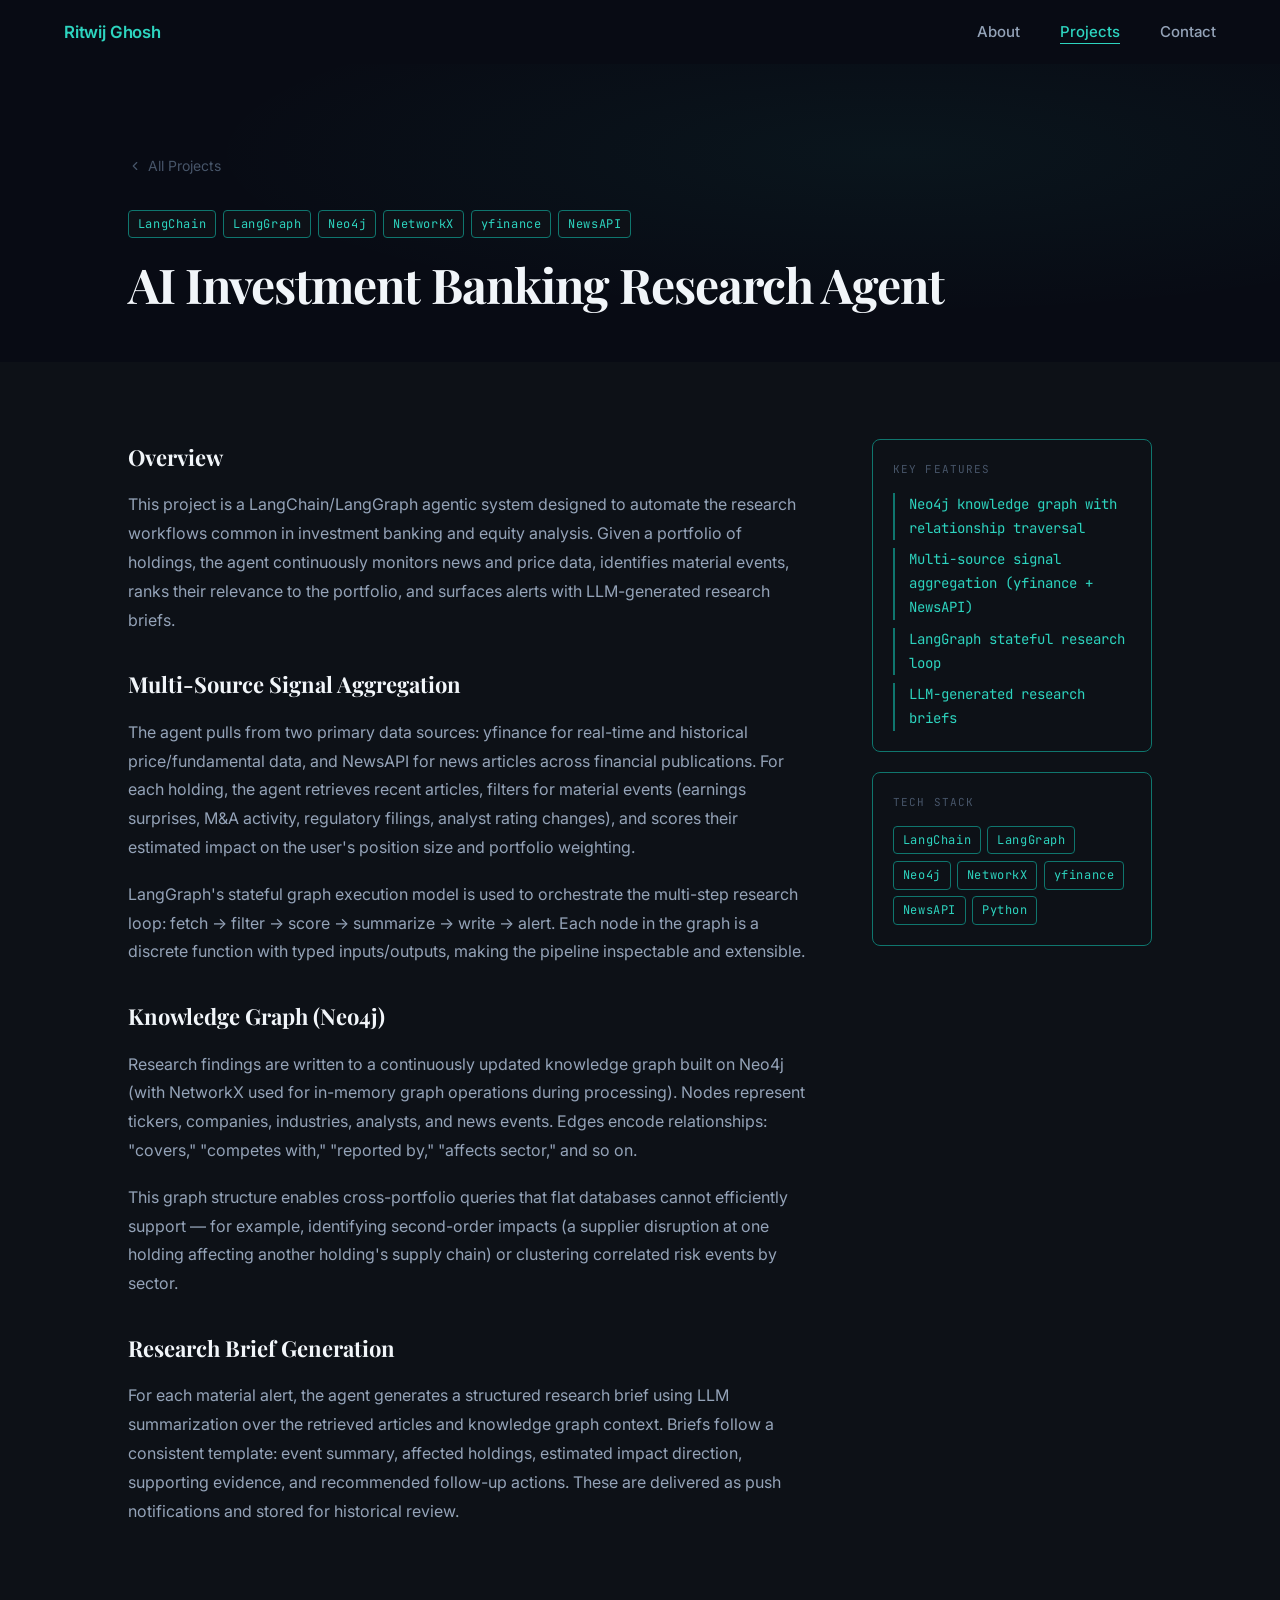
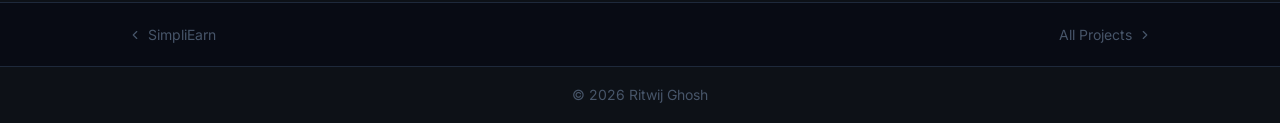
<file: projects/ib-agent.html>
<!DOCTYPE html>
<html lang="en">
<head>
  <meta charset="UTF-8" />
  <meta name="viewport" content="width=device-width, initial-scale=1.0" />
  <title>IB Research Agent — Ritwij Ghosh</title>
  <meta name="description" content="AI Investment Banking Research Agent — LangChain/LangGraph agent with Neo4j knowledge graph for portfolio signal aggregation." />

  <link rel="preconnect" href="https://fonts.googleapis.com" />
  <link rel="preconnect" href="https://fonts.gstatic.com" crossorigin />
  <link href="https://fonts.googleapis.com/css2?family=Playfair+Display:wght@700&family=Inter:wght@400;500;600&family=JetBrains+Mono:wght@400;500&display=swap" rel="stylesheet" />

  <link rel="stylesheet" href="../assets/css/main.css" />
  <link rel="stylesheet" href="../assets/css/projects.css" />
</head>

<body>

  <nav id="navbar">
    <a href="../index.html" class="nav-brand">Ritwij Ghosh</a>
    <ul class="nav-links">
      <li><a href="../about.html"   data-section="about">About</a></li>
      <li><a href="../projects.html" data-section="projects">Projects</a></li>
      <li><a href="../contact.html" data-section="contact">Contact</a></li>
    </ul>
    <button class="nav-hamburger" aria-label="Toggle menu" aria-expanded="false" id="hamburger">
      <span></span><span></span><span></span>
    </button>
    <div class="nav-mobile">
      <a href="../about.html"   data-section="about">About</a>
      <a href="../projects.html" data-section="projects">Projects</a>
      <a href="../contact.html" data-section="contact">Contact</a>
    </div>
  </nav>

  <!-- Header -->
  <header class="project-detail-header">
    <a href="../projects.html" class="project-back">
      <svg viewBox="0 0 24 24" stroke-width="2" stroke-linecap="round" stroke-linejoin="round">
        <polyline points="15 18 9 12 15 6"></polyline>
      </svg>
      All Projects
    </a>

    <div class="project-detail-tags fade-in">
      <span class="tag">LangChain</span>
      <span class="tag">LangGraph</span>
      <span class="tag">Neo4j</span>
      <span class="tag">NetworkX</span>
      <span class="tag">yfinance</span>
      <span class="tag">NewsAPI</span>
    </div>

    <h1 class="project-detail-title fade-in">AI Investment Banking Research Agent</h1>
  </header>

  <!-- Body -->
  <div class="project-detail-body">

    <div class="project-detail-content">
      <h2>Overview</h2>
      <p>
        This project is a LangChain/LangGraph agentic system designed to automate the research workflows common in investment banking and equity analysis. Given a portfolio of holdings, the agent continuously monitors news and price data, identifies material events, ranks their relevance to the portfolio, and surfaces alerts with LLM-generated research briefs.
      </p>

      <h2>Multi-Source Signal Aggregation</h2>
      <p>
        The agent pulls from two primary data sources: yfinance for real-time and historical price/fundamental data, and NewsAPI for news articles across financial publications. For each holding, the agent retrieves recent articles, filters for material events (earnings surprises, M&amp;A activity, regulatory filings, analyst rating changes), and scores their estimated impact on the user's position size and portfolio weighting.
      </p>
      <p>
        LangGraph's stateful graph execution model is used to orchestrate the multi-step research loop: fetch → filter → score → summarize → write → alert. Each node in the graph is a discrete function with typed inputs/outputs, making the pipeline inspectable and extensible.
      </p>

      <h2>Knowledge Graph (Neo4j)</h2>
      <p>
        Research findings are written to a continuously updated knowledge graph built on Neo4j (with NetworkX used for in-memory graph operations during processing). Nodes represent tickers, companies, industries, analysts, and news events. Edges encode relationships: "covers," "competes with," "reported by," "affects sector," and so on.
      </p>
      <p>
        This graph structure enables cross-portfolio queries that flat databases cannot efficiently support — for example, identifying second-order impacts (a supplier disruption at one holding affecting another holding's supply chain) or clustering correlated risk events by sector.
      </p>

      <h2>Research Brief Generation</h2>
      <p>
        For each material alert, the agent generates a structured research brief using LLM summarization over the retrieved articles and knowledge graph context. Briefs follow a consistent template: event summary, affected holdings, estimated impact direction, supporting evidence, and recommended follow-up actions. These are delivered as push notifications and stored for historical review.
      </p>
    </div>

    <aside class="project-detail-sidebar">
      <div class="detail-callout">
        <p class="detail-callout-label">Key Features</p>
        <div class="detail-metric">Neo4j knowledge graph with relationship traversal</div>
        <div class="detail-metric">Multi-source signal aggregation (yfinance + NewsAPI)</div>
        <div class="detail-metric">LangGraph stateful research loop</div>
        <div class="detail-metric">LLM-generated research briefs</div>
      </div>

      <div class="detail-callout">
        <p class="detail-callout-label">Tech Stack</p>
        <div class="detail-tech-tags">
          <span class="tag">LangChain</span>
          <span class="tag">LangGraph</span>
          <span class="tag">Neo4j</span>
          <span class="tag">NetworkX</span>
          <span class="tag">yfinance</span>
          <span class="tag">NewsAPI</span>
          <span class="tag">Python</span>
        </div>
      </div>
    </aside>

  </div>

  <!-- Project navigation -->
  <nav class="project-nav" aria-label="Project navigation">
    <a href="simplilearn.html">
      <svg viewBox="0 0 24 24" stroke-width="2" stroke-linecap="round" stroke-linejoin="round">
        <polyline points="15 18 9 12 15 6"></polyline>
      </svg>
      SimpliEarn
    </a>
    <a href="../projects.html">
      All Projects
      <svg viewBox="0 0 24 24" stroke-width="2" stroke-linecap="round" stroke-linejoin="round">
        <polyline points="9 18 15 12 9 6"></polyline>
      </svg>
    </a>
  </nav>

  <footer>
    &copy; 2026 Ritwij Ghosh
  </footer>

  <script src="../assets/js/main.js"></script>
</body>
</html>
</file>
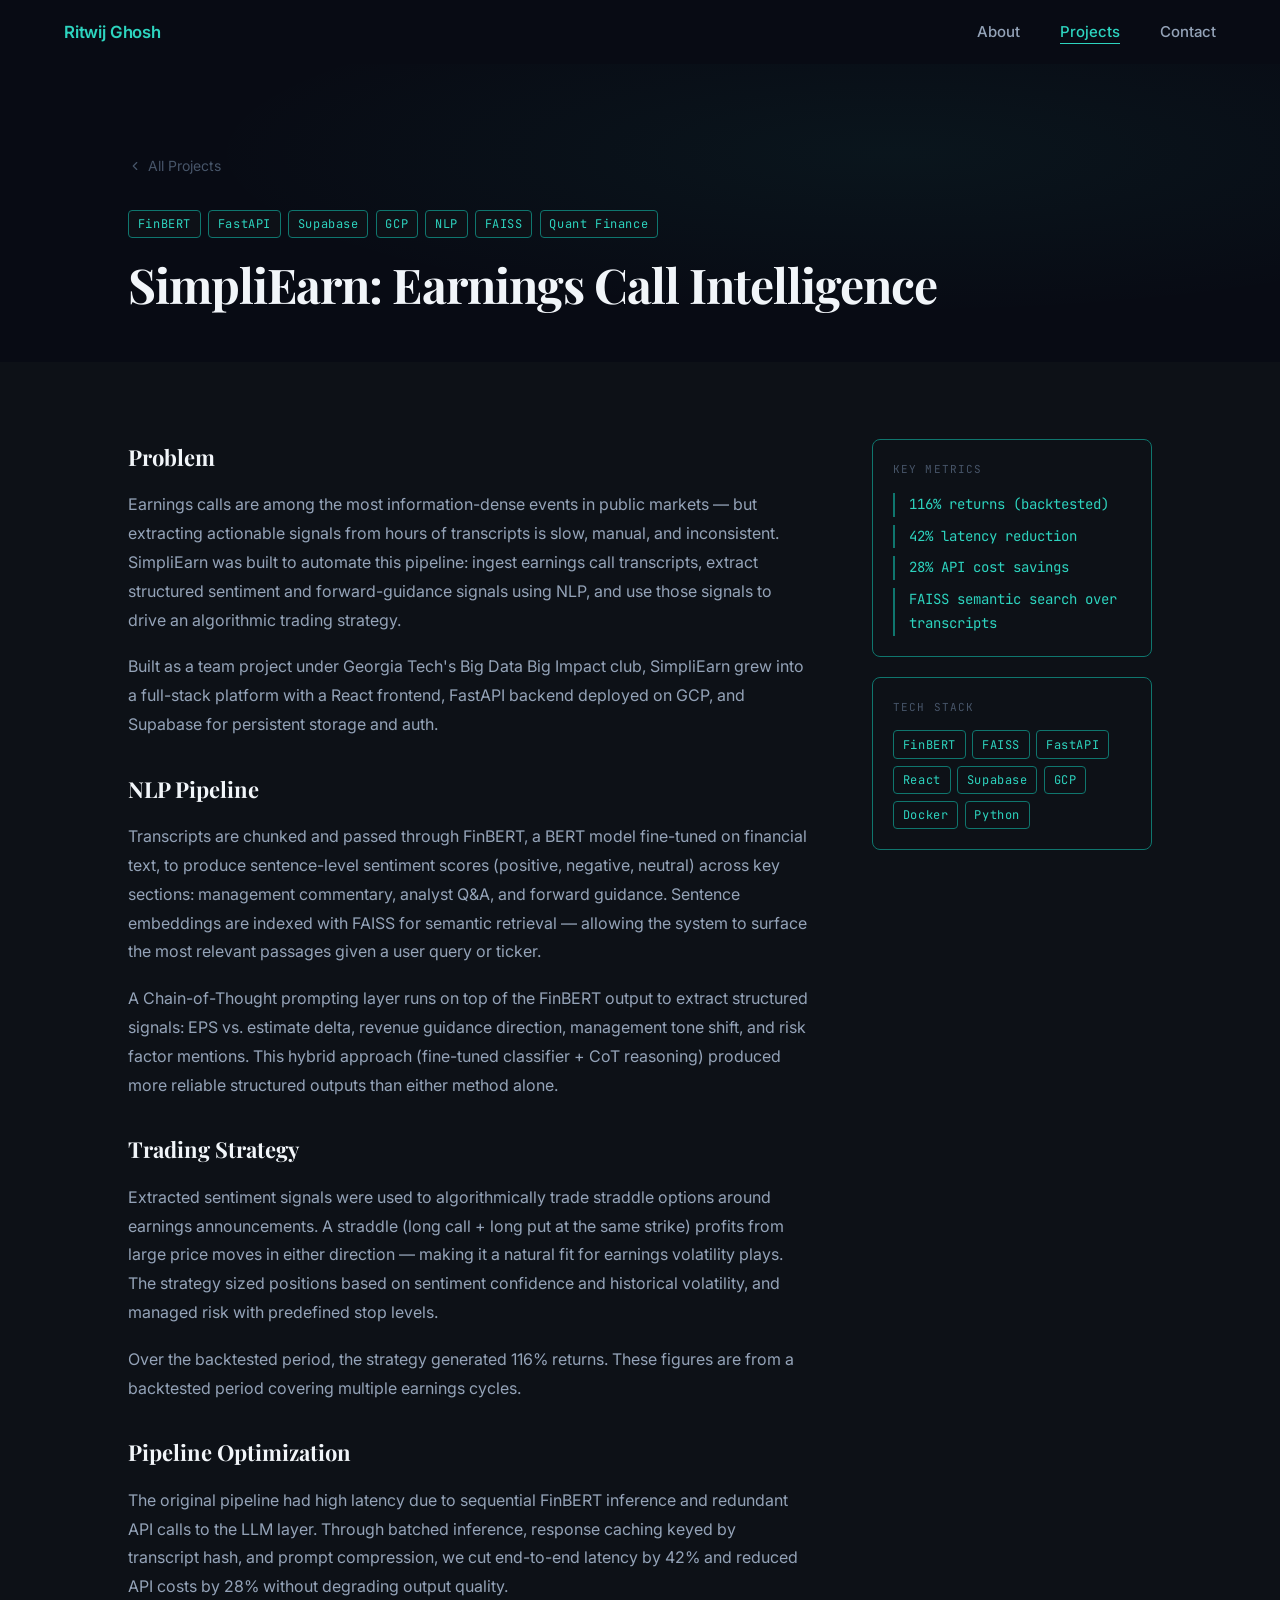
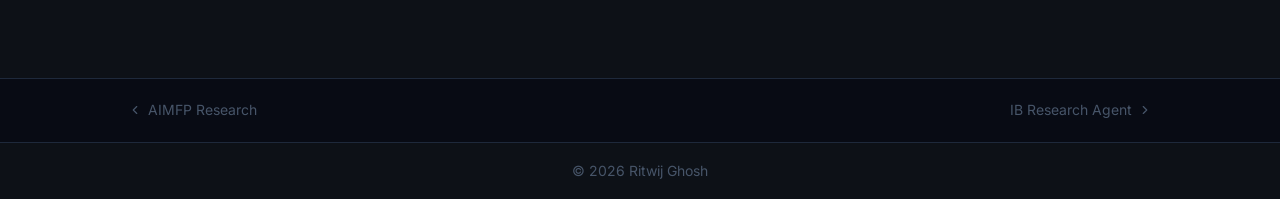
<file: projects/simplilearn.html>
<!DOCTYPE html>
<html lang="en">
<head>
  <meta charset="UTF-8" />
  <meta name="viewport" content="width=device-width, initial-scale=1.0" />
  <title>SimpliEarn — Ritwij Ghosh</title>
  <meta name="description" content="SimpliEarn: earnings call intelligence platform using FinBERT, generating 116% returns trading straddle options." />

  <link rel="preconnect" href="https://fonts.googleapis.com" />
  <link rel="preconnect" href="https://fonts.gstatic.com" crossorigin />
  <link href="https://fonts.googleapis.com/css2?family=Playfair+Display:wght@700&family=Inter:wght@400;500;600&family=JetBrains+Mono:wght@400;500&display=swap" rel="stylesheet" />

  <link rel="stylesheet" href="../assets/css/main.css" />
  <link rel="stylesheet" href="../assets/css/projects.css" />
</head>

<body>

  <nav id="navbar">
    <a href="../index.html" class="nav-brand">Ritwij Ghosh</a>
    <ul class="nav-links">
      <li><a href="../about.html"   data-section="about">About</a></li>
      <li><a href="../projects.html" data-section="projects">Projects</a></li>
      <li><a href="../contact.html" data-section="contact">Contact</a></li>
    </ul>
    <button class="nav-hamburger" aria-label="Toggle menu" aria-expanded="false" id="hamburger">
      <span></span><span></span><span></span>
    </button>
    <div class="nav-mobile">
      <a href="../about.html"   data-section="about">About</a>
      <a href="../projects.html" data-section="projects">Projects</a>
      <a href="../contact.html" data-section="contact">Contact</a>
    </div>
  </nav>

  <!-- Header -->
  <header class="project-detail-header">
    <a href="../projects.html" class="project-back">
      <svg viewBox="0 0 24 24" stroke-width="2" stroke-linecap="round" stroke-linejoin="round">
        <polyline points="15 18 9 12 15 6"></polyline>
      </svg>
      All Projects
    </a>

    <div class="project-detail-tags fade-in">
      <span class="tag">FinBERT</span>
      <span class="tag">FastAPI</span>
      <span class="tag">Supabase</span>
      <span class="tag">GCP</span>
      <span class="tag">NLP</span>
      <span class="tag">FAISS</span>
      <span class="tag">Quant Finance</span>
    </div>

    <h1 class="project-detail-title fade-in">SimpliEarn: Earnings Call Intelligence</h1>
  </header>

  <!-- Body -->
  <div class="project-detail-body">

    <div class="project-detail-content">
      <h2>Problem</h2>
      <p>
        Earnings calls are among the most information-dense events in public markets — but extracting actionable signals from hours of transcripts is slow, manual, and inconsistent. SimpliEarn was built to automate this pipeline: ingest earnings call transcripts, extract structured sentiment and forward-guidance signals using NLP, and use those signals to drive an algorithmic trading strategy.
      </p>
      <p>
        Built as a team project under Georgia Tech's Big Data Big Impact club, SimpliEarn grew into a full-stack platform with a React frontend, FastAPI backend deployed on GCP, and Supabase for persistent storage and auth.
      </p>

      <h2>NLP Pipeline</h2>
      <p>
        Transcripts are chunked and passed through FinBERT, a BERT model fine-tuned on financial text, to produce sentence-level sentiment scores (positive, negative, neutral) across key sections: management commentary, analyst Q&amp;A, and forward guidance. Sentence embeddings are indexed with FAISS for semantic retrieval — allowing the system to surface the most relevant passages given a user query or ticker.
      </p>
      <p>
        A Chain-of-Thought prompting layer runs on top of the FinBERT output to extract structured signals: EPS vs. estimate delta, revenue guidance direction, management tone shift, and risk factor mentions. This hybrid approach (fine-tuned classifier + CoT reasoning) produced more reliable structured outputs than either method alone.
      </p>

      <h2>Trading Strategy</h2>
      <p>
        Extracted sentiment signals were used to algorithmically trade straddle options around earnings announcements. A straddle (long call + long put at the same strike) profits from large price moves in either direction — making it a natural fit for earnings volatility plays. The strategy sized positions based on sentiment confidence and historical volatility, and managed risk with predefined stop levels.
      </p>
      <p>
        Over the backtested period, the strategy generated 116% returns. These figures are from a backtested period covering multiple earnings cycles.
      </p>

      <h2>Pipeline Optimization</h2>
      <p>
        The original pipeline had high latency due to sequential FinBERT inference and redundant API calls to the LLM layer. Through batched inference, response caching keyed by transcript hash, and prompt compression, we cut end-to-end latency by 42% and reduced API costs by 28% without degrading output quality.
      </p>
    </div>

    <aside class="project-detail-sidebar">
      <div class="detail-callout">
        <p class="detail-callout-label">Key Metrics</p>
        <div class="detail-metric">116% returns (backtested)</div>
        <div class="detail-metric">42% latency reduction</div>
        <div class="detail-metric">28% API cost savings</div>
        <div class="detail-metric">FAISS semantic search over transcripts</div>
      </div>

      <div class="detail-callout">
        <p class="detail-callout-label">Tech Stack</p>
        <div class="detail-tech-tags">
          <span class="tag">FinBERT</span>
          <span class="tag">FAISS</span>
          <span class="tag">FastAPI</span>
          <span class="tag">React</span>
          <span class="tag">Supabase</span>
          <span class="tag">GCP</span>
          <span class="tag">Docker</span>
          <span class="tag">Python</span>
        </div>
      </div>
    </aside>

  </div>

  <!-- Project navigation -->
  <nav class="project-nav" aria-label="Project navigation">
    <a href="aimfp.html">
      <svg viewBox="0 0 24 24" stroke-width="2" stroke-linecap="round" stroke-linejoin="round">
        <polyline points="15 18 9 12 15 6"></polyline>
      </svg>
      AIMFP Research
    </a>
    <a href="ib-agent.html">
      IB Research Agent
      <svg viewBox="0 0 24 24" stroke-width="2" stroke-linecap="round" stroke-linejoin="round">
        <polyline points="9 18 15 12 9 6"></polyline>
      </svg>
    </a>
  </nav>

  <footer>
    &copy; 2026 Ritwij Ghosh
  </footer>

  <script src="../assets/js/main.js"></script>
</body>
</html>
</file>
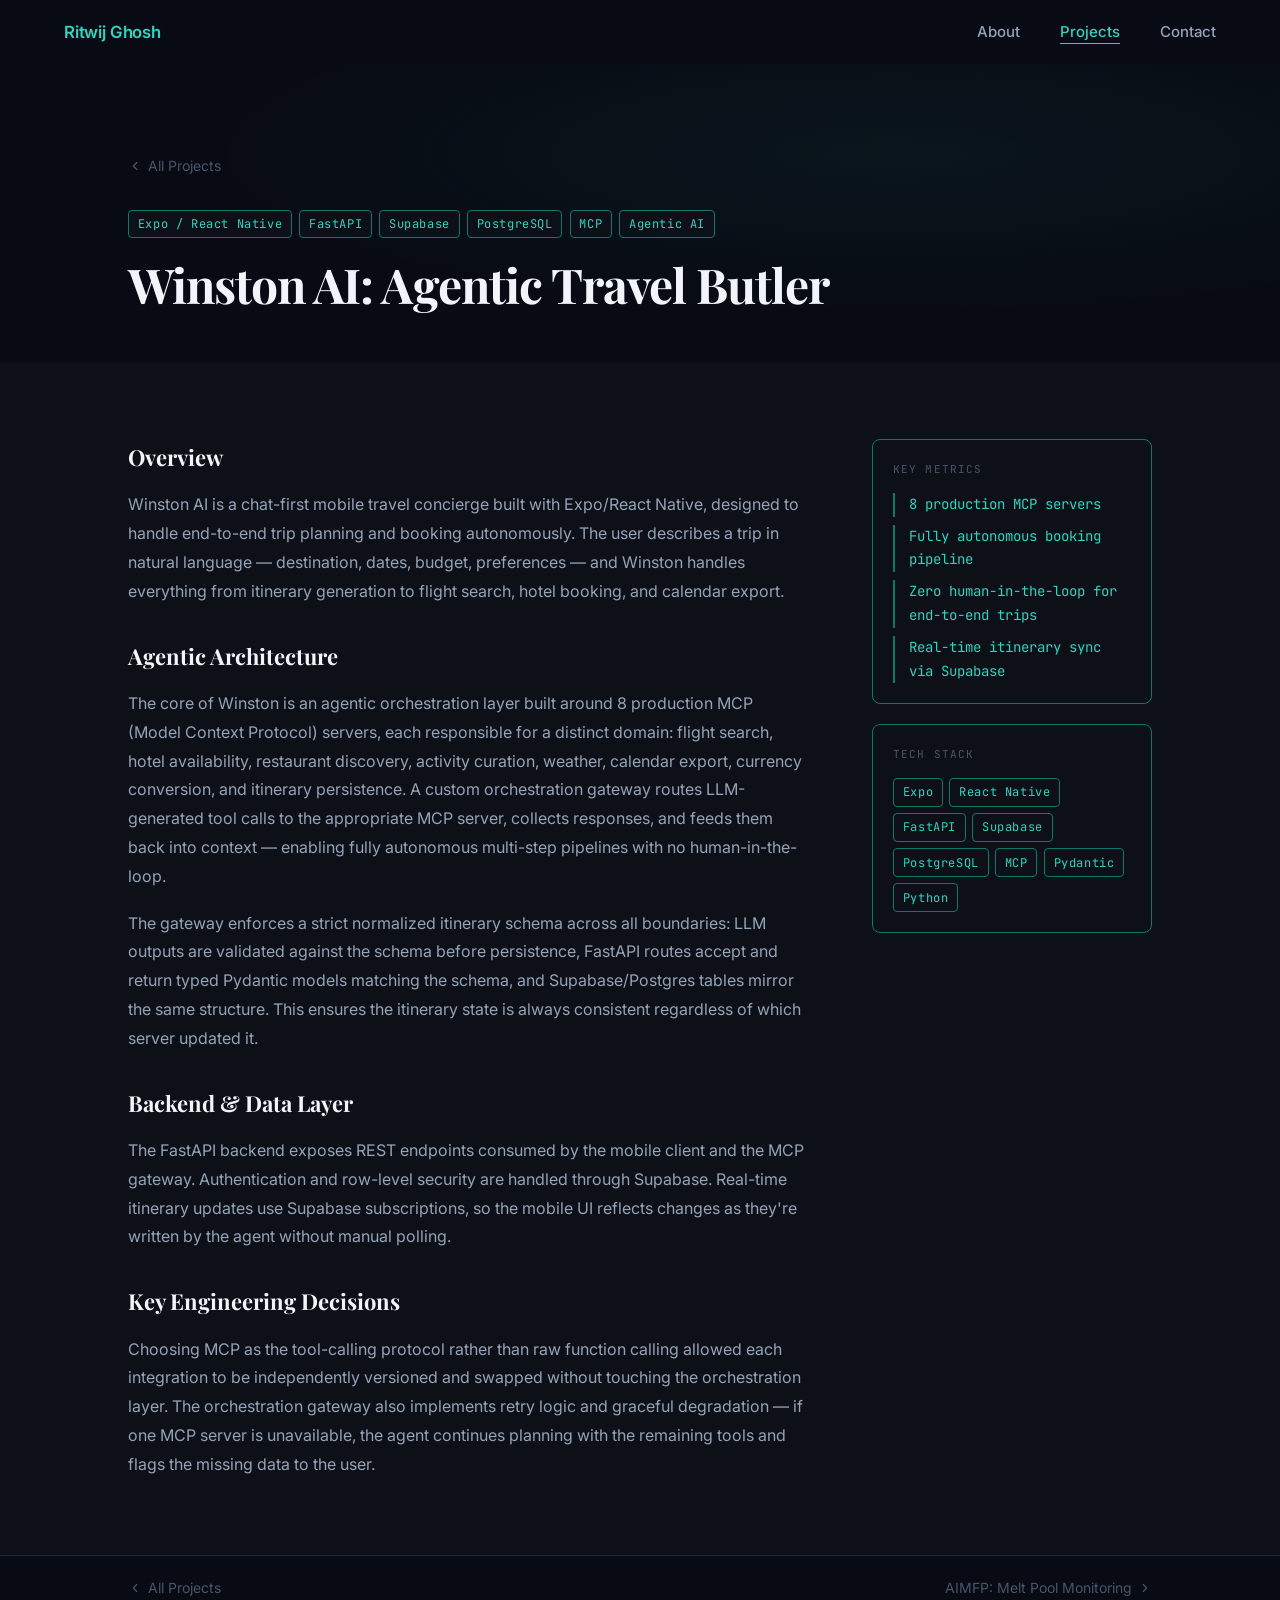
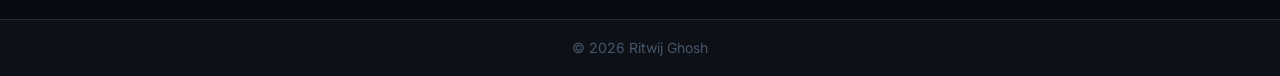
<file: projects/winston-ai.html>
<!DOCTYPE html>
<html lang="en">
<head>
  <meta charset="UTF-8" />
  <meta name="viewport" content="width=device-width, initial-scale=1.0" />
  <title>Winston AI — Ritwij Ghosh</title>
  <meta name="description" content="Winston AI: Agentic Travel Butler — a chat-first AI concierge with 8 MCP servers for autonomous trip planning and booking." />

  <link rel="preconnect" href="https://fonts.googleapis.com" />
  <link rel="preconnect" href="https://fonts.gstatic.com" crossorigin />
  <link href="https://fonts.googleapis.com/css2?family=Playfair+Display:wght@700&family=Inter:wght@400;500;600&family=JetBrains+Mono:wght@400;500&display=swap" rel="stylesheet" />

  <link rel="stylesheet" href="../assets/css/main.css" />
  <link rel="stylesheet" href="../assets/css/projects.css" />
</head>

<body>

  <nav id="navbar">
    <a href="../index.html" class="nav-brand">Ritwij Ghosh</a>
    <ul class="nav-links">
      <li><a href="../about.html"   data-section="about">About</a></li>
      <li><a href="../projects.html" data-section="projects">Projects</a></li>
      <li><a href="../contact.html" data-section="contact">Contact</a></li>
    </ul>
    <button class="nav-hamburger" aria-label="Toggle menu" aria-expanded="false" id="hamburger">
      <span></span><span></span><span></span>
    </button>
    <div class="nav-mobile">
      <a href="../about.html"   data-section="about">About</a>
      <a href="../projects.html" data-section="projects">Projects</a>
      <a href="../contact.html" data-section="contact">Contact</a>
    </div>
  </nav>

  <!-- Header -->
  <header class="project-detail-header">
    <a href="../projects.html" class="project-back">
      <svg viewBox="0 0 24 24" stroke-width="2" stroke-linecap="round" stroke-linejoin="round">
        <polyline points="15 18 9 12 15 6"></polyline>
      </svg>
      All Projects
    </a>

    <div class="project-detail-tags fade-in">
      <span class="tag">Expo / React Native</span>
      <span class="tag">FastAPI</span>
      <span class="tag">Supabase</span>
      <span class="tag">PostgreSQL</span>
      <span class="tag">MCP</span>
      <span class="tag">Agentic AI</span>
    </div>

    <h1 class="project-detail-title fade-in">Winston AI: Agentic Travel Butler</h1>
  </header>

  <!-- Body -->
  <div class="project-detail-body">

    <div class="project-detail-content">
      <h2>Overview</h2>
      <p>
        Winston AI is a chat-first mobile travel concierge built with Expo/React Native, designed to handle end-to-end trip planning and booking autonomously. The user describes a trip in natural language — destination, dates, budget, preferences — and Winston handles everything from itinerary generation to flight search, hotel booking, and calendar export.
      </p>

      <h2>Agentic Architecture</h2>
      <p>
        The core of Winston is an agentic orchestration layer built around 8 production MCP (Model Context Protocol) servers, each responsible for a distinct domain: flight search, hotel availability, restaurant discovery, activity curation, weather, calendar export, currency conversion, and itinerary persistence. A custom orchestration gateway routes LLM-generated tool calls to the appropriate MCP server, collects responses, and feeds them back into context — enabling fully autonomous multi-step pipelines with no human-in-the-loop.
      </p>
      <p>
        The gateway enforces a strict normalized itinerary schema across all boundaries: LLM outputs are validated against the schema before persistence, FastAPI routes accept and return typed Pydantic models matching the schema, and Supabase/Postgres tables mirror the same structure. This ensures the itinerary state is always consistent regardless of which server updated it.
      </p>

      <h2>Backend &amp; Data Layer</h2>
      <p>
        The FastAPI backend exposes REST endpoints consumed by the mobile client and the MCP gateway. Authentication and row-level security are handled through Supabase. Real-time itinerary updates use Supabase subscriptions, so the mobile UI reflects changes as they're written by the agent without manual polling.
      </p>

      <h2>Key Engineering Decisions</h2>
      <p>
        Choosing MCP as the tool-calling protocol rather than raw function calling allowed each integration to be independently versioned and swapped without touching the orchestration layer. The orchestration gateway also implements retry logic and graceful degradation — if one MCP server is unavailable, the agent continues planning with the remaining tools and flags the missing data to the user.
      </p>
    </div>

    <aside class="project-detail-sidebar">
      <div class="detail-callout">
        <p class="detail-callout-label">Key Metrics</p>
        <div class="detail-metric">8 production MCP servers</div>
        <div class="detail-metric">Fully autonomous booking pipeline</div>
        <div class="detail-metric">Zero human-in-the-loop for end-to-end trips</div>
        <div class="detail-metric">Real-time itinerary sync via Supabase</div>
      </div>

      <div class="detail-callout">
        <p class="detail-callout-label">Tech Stack</p>
        <div class="detail-tech-tags">
          <span class="tag">Expo</span>
          <span class="tag">React Native</span>
          <span class="tag">FastAPI</span>
          <span class="tag">Supabase</span>
          <span class="tag">PostgreSQL</span>
          <span class="tag">MCP</span>
          <span class="tag">Pydantic</span>
          <span class="tag">Python</span>
        </div>
      </div>
    </aside>

  </div>

  <!-- Project navigation -->
  <nav class="project-nav" aria-label="Project navigation">
    <a href="../projects.html">
      <svg viewBox="0 0 24 24" stroke-width="2" stroke-linecap="round" stroke-linejoin="round">
        <polyline points="15 18 9 12 15 6"></polyline>
      </svg>
      All Projects
    </a>
    <a href="aimfp.html">
      AIMFP: Melt Pool Monitoring
      <svg viewBox="0 0 24 24" stroke-width="2" stroke-linecap="round" stroke-linejoin="round">
        <polyline points="9 18 15 12 9 6"></polyline>
      </svg>
    </a>
  </nav>

  <footer>
    &copy; 2026 Ritwij Ghosh
  </footer>

  <script src="../assets/js/main.js"></script>
</body>
</html>
</file>
<file: assets/css/main.css>
/* =============================================
   CSS CUSTOM PROPERTIES
============================================= */
:root {
  --bg-primary:     #080B14;
  --bg-secondary:   #0D1117;
  --bg-card:        #111827;
  --accent:         #2DD4BF;
  --accent-dim:     #0F766E;
  --text-primary:   #F1F5F9;
  --text-secondary: #94A3B8;
  --text-muted:     #475569;
  --border:         #1E293B;

  --font-display: 'Playfair Display', Georgia, serif;
  --font-body:    'Inter', system-ui, sans-serif;
  --font-mono:    'JetBrains Mono', 'Courier New', monospace;

  --transition-fast: 150ms ease;
  --transition-std:  300ms ease;
}

/* =============================================
   RESET & BASE
============================================= */
*, *::before, *::after {
  box-sizing: border-box;
  margin: 0;
  padding: 0;
}

html {
  scroll-behavior: smooth;
  font-size: 16px;
}

body {
  background-color: var(--bg-primary);
  color: var(--text-primary);
  font-family: var(--font-body);
  font-weight: 400;
  line-height: 1.7;
  -webkit-font-smoothing: antialiased;
  -moz-osx-font-smoothing: grayscale;
}

a {
  color: inherit;
  text-decoration: none;
}

img { display: block; max-width: 100%; }
ul  { list-style: none; }

/* =============================================
   NAVBAR
============================================= */
nav {
  position: sticky;
  top: 0;
  z-index: 100;
  width: 100%;
  padding: 0 clamp(1.5rem, 5vw, 4rem);
  height: 64px;
  display: flex;
  align-items: center;
  justify-content: space-between;
  background: transparent;
  transition: background var(--transition-std), border-bottom var(--transition-std);
}

nav.scrolled {
  background: rgba(8, 11, 20, 0.85);
  backdrop-filter: blur(12px);
  -webkit-backdrop-filter: blur(12px);
  border-bottom: 1px solid var(--border);
}

.nav-brand {
  font-family: var(--font-body);
  font-weight: 600;
  font-size: 1.05rem;
  color: var(--accent);
  letter-spacing: -0.01em;
  transition: opacity var(--transition-fast);
}

.nav-brand:hover { opacity: 0.8; }

.nav-links {
  display: flex;
  gap: 2.5rem;
  align-items: center;
}

.nav-links a {
  font-family: var(--font-body);
  font-weight: 500;
  font-size: 0.9375rem;
  color: var(--text-secondary);
  position: relative;
  transition: color var(--transition-fast);
}

.nav-links a::after {
  content: '';
  position: absolute;
  bottom: -3px;
  left: 0;
  width: 100%;
  height: 1.5px;
  background: var(--accent);
  transform: scaleX(0);
  transform-origin: left;
  transition: transform var(--transition-fast);
}

.nav-links a:hover,
.nav-links a.active {
  color: var(--accent);
}

.nav-links a:hover::after,
.nav-links a.active::after {
  transform: scaleX(1);
}

/* Hamburger button */
.nav-hamburger {
  display: none;
  flex-direction: column;
  justify-content: center;
  gap: 5px;
  width: 36px;
  height: 36px;
  cursor: pointer;
  background: none;
  border: none;
  padding: 4px;
}

.nav-hamburger span {
  display: block;
  width: 100%;
  height: 2px;
  background: var(--text-secondary);
  border-radius: 2px;
  transition: transform var(--transition-std), opacity var(--transition-fast);
}

/* Mobile dropdown */
.nav-mobile {
  display: none;
  position: fixed;
  top: 64px;
  left: 0;
  right: 0;
  background: var(--bg-secondary);
  border-bottom: 1px solid var(--border);
  padding: 1.5rem clamp(1.5rem, 5vw, 4rem);
  flex-direction: column;
  gap: 1.25rem;
  z-index: 99;
}

.nav-mobile a {
  font-family: var(--font-body);
  font-weight: 500;
  font-size: 1.0625rem;
  color: var(--text-secondary);
  transition: color var(--transition-fast);
  padding: 0.25rem 0;
}

.nav-mobile a:hover,
.nav-mobile a.active {
  color: var(--accent);
}

nav.nav-open .nav-mobile { display: flex; }

nav.nav-open .nav-hamburger span:nth-child(1) { transform: translateY(7px) rotate(45deg); }
nav.nav-open .nav-hamburger span:nth-child(2) { opacity: 0; }
nav.nav-open .nav-hamburger span:nth-child(3) { transform: translateY(-7px) rotate(-45deg); }

/* =============================================
   SHARED SECTION UTILITIES
============================================= */
section {
  padding: clamp(4rem, 8vw, 7rem) clamp(1.5rem, 10vw, 12rem);
}

.section-label {
  font-family: var(--font-mono);
  font-size: 0.75rem;
  color: var(--accent);
  letter-spacing: 0.1em;
  text-transform: uppercase;
  margin-bottom: 0.75rem;
}

.section-title {
  font-family: var(--font-display);
  font-weight: 700;
  font-size: clamp(1.75rem, 4vw, 2.5rem);
  color: var(--text-primary);
  line-height: 1.15;
  margin-bottom: 2.5rem;
}

/* =============================================
   BUTTONS
============================================= */
.btn {
  display: inline-flex;
  align-items: center;
  gap: 0.4rem;
  padding: 0.6875rem 1.5rem;
  border-radius: 6px;
  font-family: var(--font-body);
  font-weight: 500;
  font-size: 0.9375rem;
  cursor: pointer;
  transition: background var(--transition-fast), color var(--transition-fast),
              border-color var(--transition-fast), transform var(--transition-fast),
              box-shadow var(--transition-fast);
}

.btn-primary {
  background: var(--accent);
  color: #080B14;
  border: 1.5px solid var(--accent);
}

.btn-primary:hover {
  background: #25b8a7;
  border-color: #25b8a7;
  transform: translateY(-1px);
  box-shadow: 0 4px 16px rgba(45, 212, 191, 0.2);
}

.btn-secondary {
  background: transparent;
  color: var(--text-primary);
  border: 1.5px solid var(--border);
}

.btn-secondary:hover {
  border-color: var(--accent-dim);
  color: var(--accent);
  transform: translateY(-1px);
}

/* =============================================
   TAGS
============================================= */
.tag {
  font-family: var(--font-mono);
  font-size: 0.75rem;
  letter-spacing: 0.05em;
  color: var(--accent);
  background: var(--bg-secondary);
  border: 1px solid var(--accent-dim);
  border-radius: 4px;
  padding: 0.2rem 0.55rem;
  white-space: nowrap;
}

/* =============================================
   FADE-IN (JS-triggered via IntersectionObserver)
============================================= */
.fade-in {
  opacity: 0;
  transform: translateY(20px);
  transition: opacity 500ms ease-out, transform 500ms ease-out;
}

.fade-in.visible {
  opacity: 1;
  transform: translateY(0);
}

/* =============================================
   FOOTER
============================================= */
footer {
  background: var(--bg-secondary);
  border-top: 1px solid var(--border);
  text-align: center;
  padding: 1rem clamp(1.5rem, 5vw, 4rem);
  font-size: 0.875rem;
  color: var(--text-muted);
  font-family: var(--font-body);
}

/* =============================================
   RESPONSIVE
============================================= */
@media (max-width: 768px) {
  .nav-links    { display: none; }
  .nav-hamburger { display: flex; }

  section { padding: clamp(3rem, 6vw, 4.5rem) 1.5rem; }
}

@media (max-width: 480px) {
  section { padding: 3rem 1.25rem; }
}

/* =============================================
   REDUCED MOTION
============================================= */
@media (prefers-reduced-motion: reduce) {
  *, *::before, *::after {
    animation-duration: 0.01ms !important;
    animation-iteration-count: 1 !important;
    transition-duration: 0.01ms !important;
  }

  .fade-in {
    opacity: 1;
    transform: none;
    transition: none;
  }

  html { scroll-behavior: auto; }
}
</file>
<file: assets/css/home.css>
/* =============================================
   HOME / HERO PAGE
============================================= */

#home {
  min-height: calc(100vh - 64px);
  display: flex;
  flex-direction: column;
  justify-content: center;
  align-items: flex-start;
  padding: 0 clamp(1.5rem, 10vw, 12rem);
  position: relative;
  overflow: hidden;
}

/* Subtle teal galaxy bloom */
#home::before {
  content: '';
  position: absolute;
  inset: 0;
  background: radial-gradient(ellipse at 80% 20%, rgba(45, 212, 191, 0.06), transparent 60%);
  pointer-events: none;
}

/* ---- Hero content ---- */
.hero-inner {
  max-width: 800px;
  width: 100%;
  animation: heroFadeUp 600ms 200ms both ease-out;
}

@keyframes heroFadeUp {
  from { opacity: 0; transform: translateY(18px); }
  to   { opacity: 1; transform: translateY(0); }
}

.hero-eyebrow {
  font-family: var(--font-mono);
  font-size: 0.8125rem;
  color: var(--accent);
  letter-spacing: 0.08em;
  text-transform: uppercase;
  margin-bottom: 1.25rem;
}

.hero-name {
  font-family: var(--font-display);
  font-weight: 700;
  font-size: clamp(3rem, 8vw, 6rem);
  line-height: 1.05;
  color: var(--text-primary);
  letter-spacing: -0.02em;
  position: relative;
  display: inline-block;
  margin-bottom: 1.5rem;
}

/* Animated teal underline — the signature moment */
.hero-name::after {
  content: '';
  position: absolute;
  bottom: -6px;
  left: 0;
  width: 100%;
  height: 3px;
  background: linear-gradient(90deg, var(--accent), var(--accent-dim));
  border-radius: 2px;
  transform: scaleX(0);
  transform-origin: left;
  animation: drawLine 600ms 800ms ease-out forwards;
}

@keyframes drawLine {
  from { transform: scaleX(0); }
  to   { transform: scaleX(1); }
}

.hero-tagline {
  font-size: clamp(1rem, 2.5vw, 1.25rem);
  color: var(--text-secondary);
  font-weight: 400;
  margin-bottom: 2.25rem;
  line-height: 1.5;
}

.hero-ctas {
  display: flex;
  gap: 1rem;
  flex-wrap: wrap;
  margin-bottom: 4rem;
}

/* ---- Hero preview cards ---- */
.hero-previews {
  display: grid;
  grid-template-columns: 1fr 1fr;
  gap: 1rem;
  width: 100%;
}

.hero-card {
  background: var(--bg-card);
  border: 1px solid var(--border);
  border-left: 3px solid var(--accent);
  border-radius: 8px;
  padding: 1.125rem 1.25rem;
  display: block;
  transition: border-color var(--transition-fast), transform var(--transition-fast),
              box-shadow var(--transition-fast);
}

.hero-card:hover {
  border-color: var(--accent-dim);
  border-left-color: var(--accent);
  transform: translateY(-2px);
  box-shadow: 0 4px 20px rgba(0, 0, 0, 0.3);
}

.hero-card-tag {
  font-family: var(--font-mono);
  font-size: 0.6875rem;
  color: var(--accent);
  letter-spacing: 0.08em;
  text-transform: uppercase;
  margin-bottom: 0.5rem;
}

.hero-card-title {
  font-family: var(--font-body);
  font-weight: 600;
  font-size: 0.9375rem;
  color: var(--text-primary);
  margin-bottom: 0.35rem;
}

.hero-card-desc {
  font-size: 0.8125rem;
  color: var(--text-secondary);
  line-height: 1.5;
}

/* ---- Scroll indicator ---- */
.scroll-indicator {
  position: absolute;
  bottom: 2rem;
  left: 50%;
  transform: translateX(-50%);
  display: flex;
  flex-direction: column;
  align-items: center;
  gap: 0.35rem;
  color: var(--text-muted);
  font-size: 0.75rem;
  font-family: var(--font-mono);
  letter-spacing: 0.06em;
  animation: bounce 2s ease-in-out infinite;
}

.scroll-indicator svg {
  width: 16px;
  height: 16px;
  stroke: var(--text-muted);
}

@keyframes bounce {
  0%, 100% { transform: translateX(-50%) translateY(0); }
  50%       { transform: translateX(-50%) translateY(6px); }
}

/* =============================================
   RESPONSIVE
============================================= */
@media (max-width: 768px) {
  #home {
    padding: 0 1.5rem;
    align-items: center;
    text-align: center;
    min-height: calc(100svh - 64px);
  }

  .hero-inner { text-align: center; }

  .hero-name::after {
    left: 50%;
    width: 100%;
    transform: scaleX(0) translateX(-50%);
    transform-origin: left;
    animation: drawLineMobile 600ms 800ms ease-out forwards;
  }

  @keyframes drawLineMobile {
    from { transform: scaleX(0) translateX(-50%); }
    to   { transform: scaleX(1) translateX(-50%); }
  }

  .hero-ctas { justify-content: center; }
  .hero-previews { grid-template-columns: 1fr; }
}

/* =============================================
   REDUCED MOTION — hero-specific overrides
============================================= */
@media (prefers-reduced-motion: reduce) {
  .hero-inner {
    animation: none;
    opacity: 1;
    transform: none;
  }

  .hero-name::after {
    animation: none;
    transform: scaleX(1);
  }

  .scroll-indicator { animation: none; }
}
</file>
<file: assets/css/projects.css>
/* =============================================
   PROJECTS — listing page & detail pages
============================================= */

/* ---- Section background ---- */
#projects {
  background: var(--bg-primary);
}

/* ---- Listing: stacked cards ---- */
.projects-stack {
  display: flex;
  flex-direction: column;
  gap: 1.25rem;
}

.project-card {
  background: var(--bg-card);
  border: 1px solid var(--border);
  border-radius: 8px;
  padding: clamp(1.25rem, 3vw, 1.875rem);
  display: flex;
  gap: clamp(1.5rem, 3vw, 2.5rem);
  align-items: flex-start;
  transition: border-color var(--transition-fast), transform var(--transition-fast),
              box-shadow var(--transition-fast);
  text-decoration: none;
  color: inherit;
}

.project-card:hover {
  border-color: var(--accent-dim);
  transform: translateY(-2px);
  box-shadow: 0 6px 28px rgba(0, 0, 0, 0.35);
}

.project-main {
  flex: 1;
  min-width: 0;
}

.project-tags {
  display: flex;
  flex-wrap: wrap;
  gap: 0.4rem;
  margin-bottom: 0.75rem;
}

.project-title {
  font-family: var(--font-body);
  font-weight: 600;
  font-size: 1.125rem;
  color: var(--text-primary);
  margin-bottom: 0.625rem;
  line-height: 1.35;
}

.project-desc {
  font-size: 0.9375rem;
  color: var(--text-secondary);
  line-height: 1.7;
}

/* Highlight stat callout box */
.project-stat {
  flex-shrink: 0;
  width: clamp(180px, 22%, 230px);
  background: transparent;
  border: 1px solid var(--accent-dim);
  border-radius: 6px;
  padding: 1rem 1.125rem;
  font-family: var(--font-mono);
  font-size: 0.8125rem;
  color: var(--accent);
  line-height: 1.6;
  align-self: flex-start;
}

.project-stat-label {
  font-size: 0.6875rem;
  color: var(--text-muted);
  letter-spacing: 0.08em;
  text-transform: uppercase;
  margin-bottom: 0.5rem;
}

/* Competitions footnote */
.competitions-line {
  margin-top: 2rem;
  text-align: center;
  font-family: var(--font-mono);
  font-size: 0.8125rem;
  color: var(--text-muted);
  letter-spacing: 0.04em;
}

.competitions-line .highlight { color: var(--accent); }

/* =============================================
   PROJECT DETAIL PAGE
============================================= */

.project-detail-header {
  background: var(--bg-primary);
  padding: clamp(3rem, 7vw, 6rem) clamp(1.5rem, 10vw, 12rem) clamp(2rem, 4vw, 3.5rem);
  position: relative;
  overflow: hidden;
}

.project-detail-header::before {
  content: '';
  position: absolute;
  inset: 0;
  background: radial-gradient(ellipse at 70% 30%, rgba(45, 212, 191, 0.05), transparent 55%);
  pointer-events: none;
}

.project-back {
  display: inline-flex;
  align-items: center;
  gap: 0.4rem;
  font-family: var(--font-body);
  font-size: 0.875rem;
  color: var(--text-muted);
  margin-bottom: 2rem;
  transition: color var(--transition-fast);
}

.project-back:hover { color: var(--accent); }

.project-back svg {
  width: 14px;
  height: 14px;
  stroke: currentColor;
  fill: none;
}

.project-detail-tags {
  display: flex;
  flex-wrap: wrap;
  gap: 0.45rem;
  margin-bottom: 1.25rem;
}

.project-detail-title {
  font-family: var(--font-display);
  font-weight: 700;
  font-size: clamp(1.75rem, 4.5vw, 3rem);
  color: var(--text-primary);
  line-height: 1.1;
  letter-spacing: -0.02em;
  max-width: 820px;
}

/* Detail body */
.project-detail-body {
  background: var(--bg-secondary);
  padding: clamp(3rem, 6vw, 5rem) clamp(1.5rem, 10vw, 12rem);
  display: grid;
  grid-template-columns: 1fr 280px;
  gap: clamp(2rem, 5vw, 5rem);
  align-items: start;
}

.project-detail-content h2 {
  font-family: var(--font-display);
  font-weight: 700;
  font-size: 1.375rem;
  color: var(--text-primary);
  margin: 2rem 0 0.875rem;
}

.project-detail-content h2:first-child { margin-top: 0; }

.project-detail-content p {
  font-size: 1rem;
  color: var(--text-secondary);
  line-height: 1.8;
  margin-bottom: 1.125rem;
}

.project-detail-content p:last-child { margin-bottom: 0; }

/* Sidebar: metrics + tech */
.project-detail-sidebar {
  position: sticky;
  top: 5rem;
  display: flex;
  flex-direction: column;
  gap: 1.25rem;
}

.detail-callout {
  background: transparent;
  border: 1px solid var(--accent-dim);
  border-radius: 8px;
  padding: 1.25rem;
}

.detail-callout-label {
  font-family: var(--font-mono);
  font-size: 0.6875rem;
  color: var(--text-muted);
  letter-spacing: 0.1em;
  text-transform: uppercase;
  margin-bottom: 0.875rem;
}

.detail-metric {
  font-family: var(--font-mono);
  font-size: 0.875rem;
  color: var(--accent);
  line-height: 1.7;
  border-left: 2px solid var(--accent-dim);
  padding-left: 0.875rem;
  margin-bottom: 0.5rem;
}

.detail-metric:last-child { margin-bottom: 0; }

/* Tech stack card in sidebar */
.detail-tech-tags {
  display: flex;
  flex-wrap: wrap;
  gap: 0.4rem;
}

/* Navigation between projects */
.project-nav {
  background: var(--bg-primary);
  border-top: 1px solid var(--border);
  padding: 1.5rem clamp(1.5rem, 10vw, 12rem);
  display: flex;
  justify-content: space-between;
  align-items: center;
  gap: 1rem;
}

.project-nav a {
  font-size: 0.875rem;
  color: var(--text-muted);
  display: flex;
  align-items: center;
  gap: 0.4rem;
  transition: color var(--transition-fast);
}

.project-nav a:hover { color: var(--accent); }

.project-nav a svg {
  width: 14px;
  height: 14px;
  stroke: currentColor;
  fill: none;
}

/* =============================================
   RESPONSIVE
============================================= */
@media (max-width: 900px) {
  .project-detail-body {
    grid-template-columns: 1fr;
  }

  .project-detail-sidebar {
    position: static;
    flex-direction: row;
    flex-wrap: wrap;
  }

  .detail-callout { flex: 1; min-width: 200px; }
}

@media (max-width: 768px) {
  .project-card {
    flex-direction: column;
  }

  .project-stat { width: 100%; }

  .project-detail-sidebar {
    flex-direction: column;
  }

  .detail-callout { min-width: unset; }

  .project-nav {
    flex-direction: column;
    align-items: flex-start;
  }
}
</file>
<file: assets/css/about.css>
/* =============================================
   ABOUT PAGE
============================================= */

#about {
  background: var(--bg-secondary);
}

.about-grid {
  display: grid;
  grid-template-columns: 60fr 40fr;
  gap: clamp(2rem, 5vw, 5rem);
  align-items: start;
}

/* ---- Bio column ---- */
.about-bio p {
  font-size: 1rem;
  color: var(--text-secondary);
  line-height: 1.8;
  margin-bottom: 1.25rem;
}

.about-bio p:last-child { margin-bottom: 0; }

.about-bio p strong {
  color: var(--text-primary);
  font-weight: 600;
}

/* ---- Skills column ---- */
.skills-col {
  position: sticky;
  top: 5rem;
}

.skill-row {
  margin-bottom: 1.5rem;
}

.skill-row:last-child { margin-bottom: 0; }

.skill-category {
  font-family: var(--font-mono);
  font-size: 0.75rem;
  color: var(--text-muted);
  letter-spacing: 0.07em;
  text-transform: uppercase;
  margin-bottom: 0.6rem;
}

.skill-tags {
  display: flex;
  flex-wrap: wrap;
  gap: 0.4rem;
}

/* =============================================
   RESPONSIVE
============================================= */
@media (max-width: 768px) {
  .about-grid {
    grid-template-columns: 1fr;
  }

  .skills-col { position: static; }
}
</file>
<file: assets/css/contact.css>
/* =============================================
   CONTACT PAGE
============================================= */

#contact {
  background: var(--bg-secondary);
}

.contact-inner {
  max-width: 600px;
}

.contact-desc {
  font-size: 1rem;
  color: var(--text-secondary);
  line-height: 1.75;
  margin-bottom: 2.5rem;
}

/* ---- Contact link rows ---- */
.contact-links {
  display: flex;
  flex-direction: column;
  gap: 1.25rem;
}

.contact-row {
  display: flex;
  align-items: center;
  gap: 1rem;
  transition: color var(--transition-fast);
}

.contact-row:hover { color: var(--accent); }

.contact-row:hover .contact-icon {
  border-color: var(--accent-dim);
}

.contact-row:hover .contact-icon svg {
  stroke: var(--accent);
}

.contact-row:hover .contact-link-text {
  color: var(--accent);
}

.contact-icon {
  flex-shrink: 0;
  width: 36px;
  height: 36px;
  background: var(--bg-card);
  border: 1px solid var(--border);
  border-radius: 8px;
  display: flex;
  align-items: center;
  justify-content: center;
  transition: border-color var(--transition-fast);
}

.contact-icon svg {
  width: 16px;
  height: 16px;
  stroke: var(--accent);
  fill: none;
  transition: stroke var(--transition-fast);
}

.contact-label {
  font-family: var(--font-body);
  font-weight: 500;
  font-size: 0.875rem;
  color: var(--text-muted);
  min-width: 60px;
}

.contact-link-text {
  font-size: 0.9375rem;
  color: var(--text-secondary);
  transition: color var(--transition-fast);
}
</file>
